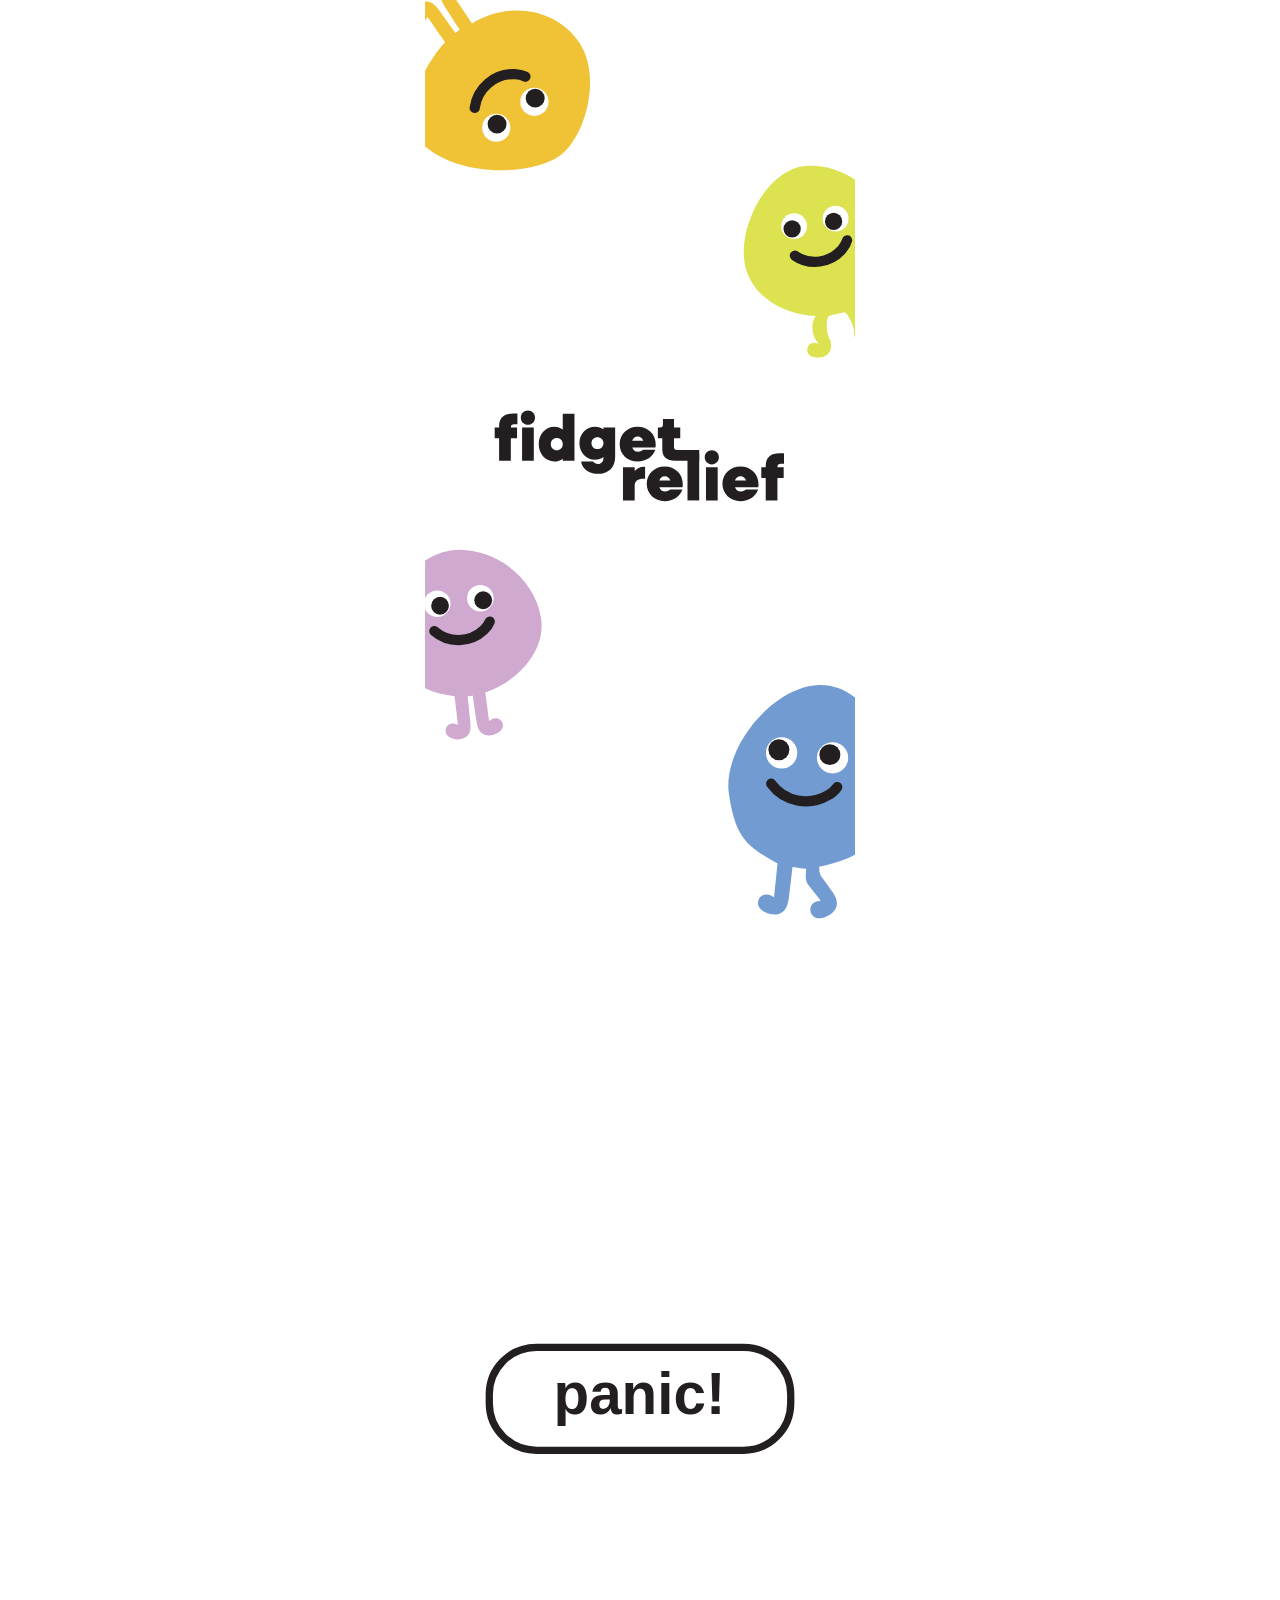
<file: index.html>
<!DOCTYPE html>
<html lang="en">
<head>
  <meta charset="UTF-8">
  <meta name="viewport" content="width=device-width, initial-scale=1">
  <title>fidget relief</title>
  <link rel="icon" type="image/svg+xml" href="icon.svg">
  <link rel="apple-touch-icon" href="appicon.png">
  <link rel="manifest" href="manifest.json">
  <link rel="stylesheet" href="index.css">
</head>
<body>
  <div class="page-container">
    <svg id="Layer_1" data-name="Layer 1" xmlns="http://www.w3.org/2000/svg" xmlns:xlink="http://www.w3.org/1999/xlink" viewBox="0 0 294.77 1278">
  <defs>
    <style>
      .cls-1, .cls-2, .cls-3 {
        fill: none;
      }

      .cls-4, .cls-5 {
        fill: #231f20;
      }

      .cls-6 {
        fill: #cfa9cf;
      }

      .cls-7 {
        fill: #f0c236;
      }

      .cls-8 {
        fill: #719bd1;
      }

      .cls-9 {
        fill: #fff;
      }

      .cls-10 {
        letter-spacing: 0em;
      }

      .cls-11 {
        fill: #dce250;
      }

      .cls-2 {
        stroke-width: 5px;
      }

      .cls-2, .cls-3 {
        stroke: #231f20;
        stroke-miterlimit: 10;
      }

      .cls-3 {
        stroke-linecap: round;
        stroke-width: 7px;
      }

      .cls-5 {
        font-family: NeulisSans-Black, 'Neulis Sans';
        font-size: 44.6px;
        font-weight: 800;
      }

      .cls-12 {
        clip-path: url(#clippath);
      }

      .cls-13 {
        fill: #e97a88;
      }
    </style>
    <clipPath id="clippath">
      <rect class="cls-1" x=".03" y="0" width="294.74" height="1278"/>
    </clipPath>
  </defs>
  <g class="cls-12">
    <g>
      <path class="cls-11" d="M322.16,179.23c-2.56,7.81-7.49,14.73-13.34,20.44-3.01,2.94-6.31,5.59-9.82,7.92-1.22.8-2.46,1.57-3.73,2.3,1.77,1.05,3.34,2.44,4.56,4.09,2.83,3.81,3.67,8.93,2.43,13.51.71-.32,1.23-.94,1.86-1.41,1.56-1.16,3.86-1.23,5.49-.17,1.63,1.07,2.48,3.2,2.03,5.1-.43,1.81-1.88,3.22-3.43,4.24-2.87,1.87-6.76,2.74-9.69.97-2.34-1.4-3.83-3.95-4.29-6.7-.17-1.02.09-1.96-.09-2.95-.76-4.08-2.01-6.94-4.2-10.2-.6-.89-1.35-1.73-2.25-2.3l-.24.06c-1.83.45-3.7.75-5.51,1.2s-3.59.97-5.38,1.4c-.57.94-.85,2.08-.98,3.18-.43,3.91-.19,7.02,1.02,10.98.3.96.97,1.67,1.29,2.65.86,2.65.73,5.6-.69,7.92-1.78,2.93-5.63,3.97-9.04,3.64-1.85-.18-3.78-.75-5.01-2.16-1.28-1.47-1.52-3.75-.57-5.46.95-1.7,3.01-2.7,4.94-2.4.77.12,1.52.44,2.3.39-3.23-3.47-4.86-8.4-4.13-13.09.32-2.01,1.05-3.94,2.1-5.68-1.62-.05-3.24-.2-4.84-.39-4.15-.49-8.26-1.39-12.23-2.7-7.79-2.58-15.14-6.76-20.9-12.65-4.89-5.01-8.47-11.2-10.14-18.01-6.38-25.9,14.1-66.51,40.71-69.17,26.53-2.66,52.46,18.21,61.71,43.94,2.5,6.96,2.35,14.51.05,21.5Z"/>
      <g>
        <g>
          <circle class="cls-9" cx="281.47" cy="149.93" r="8.82"/>
          <circle class="cls-4" cx="280.1" cy="151.82" r="5.92"/>
        </g>
        <g>
          <circle class="cls-9" cx="253.05" cy="155.03" r="8.82"/>
          <circle class="cls-4" cx="251.68" cy="156.92" r="5.92"/>
        </g>
      </g>
      <path class="cls-3" d="M253.53,175.26c4.95,3.38,11.18,4.84,17.12,4.02s11.54-3.92,15.38-8.52c1.48-1.77,2.73-3.79,3.31-6.03"/>
    </g>
    <g>
      <g>
        <path class="cls-4" d="M50.8,300.4h-3.03v-7.32h3.03v-.94c0-5.8,3.21-8.7,9.68-8.7h2.86v7.32h-2.1c-1.61,0-2.41.76-2.41,2.28v.04h4.28v7.32h-4.28v15.44h-8.03v-15.44ZM65.7,286.3c0-2.77,2.1-4.82,4.86-4.82s4.86,2.05,4.86,4.82-2.1,4.82-4.86,4.82-4.86-2.05-4.86-4.82ZM66.55,293.08h8.03v22.75h-8.03v-22.75Z"/>
        <path class="cls-4" d="M77.97,304.46c0-6.78,4.6-11.91,10.75-11.91,2.23,0,4.15.71,5.71,1.96v-10.8h8.03v32.12h-8.03v-1.43c-1.56,1.25-3.48,1.96-5.71,1.96-6.16,0-10.75-5.13-10.75-11.91ZM94.44,304.46c0-2.37-1.74-4.15-4.1-4.15s-4.1,1.78-4.1,4.15,1.74,4.15,4.1,4.15,4.1-1.79,4.1-4.15Z"/>
        <path class="cls-4" d="M105.86,303.83c0-6.42,4.6-11.29,10.75-11.29,2.23,0,4.15.67,5.71,1.87v-1.34h8.03v20.3c0,6.92-4.68,11.47-11.78,11.47-6.02,0-10.71-3.26-11.6-8.48h8.25c.62,1.03,1.96,1.7,3.44,1.7,2.28,0,3.66-1.56,3.66-4.28v-.54c-1.56,1.21-3.48,1.87-5.71,1.87-6.16,0-10.75-4.86-10.75-11.29ZM122.33,303.83c0-2.28-1.74-4.02-4.1-4.02s-4.1,1.74-4.1,4.02,1.74,4.02,4.1,4.02,4.1-1.74,4.1-4.02Z"/>
        <path class="cls-4" d="M133.44,304.46c0-6.78,5.31-11.91,12.36-11.91s12.36,5.09,12.36,12.14c0,.67-.04,1.47-.18,2.05h-15.93c.62,1.87,2.1,2.99,4.06,2.99,1.52,0,2.68-.62,3.35-1.34h8.43c-1.61,4.73-6.29,7.99-12.09,7.99-7.05,0-12.36-5.13-12.36-11.91ZM142.05,302.14h7.58c-.58-1.83-1.96-2.94-3.84-2.94s-3.17,1.12-3.75,2.94Z"/>
        <path class="cls-4" d="M162.67,308.02v-7.63h-3.03v-7.32h1.47c1.34,0,2.01-.67,2.01-2.01v-3.79h7.58v5.8h4.28v7.32h-4.28v6.29c0,1.21.67,1.83,1.96,1.83h15.32v7.32h-16.53c-5.89,0-8.79-2.59-8.79-7.81Z"/>
      </g>
      <g>
        <path class="cls-4" d="M135.71,320.31h8.03v2.63c1.65-1.87,3.75-2.99,6.11-2.99h1.03v8.25h-1.03c-4.06,0-6.11,1.83-6.11,4.68v10.17h-8.03v-22.75Z"/>
        <path class="cls-4" d="M152,331.69c0-6.78,5.31-11.91,12.36-11.91s12.36,5.09,12.36,12.14c0,.67-.04,1.47-.18,2.05h-15.93c.62,1.87,2.1,2.99,4.06,2.99,1.52,0,2.68-.62,3.35-1.34h8.43c-1.61,4.73-6.29,7.99-12.09,7.99-7.05,0-12.36-5.13-12.36-11.91ZM160.61,329.37h7.58c-.58-1.83-1.96-2.94-3.84-2.94s-3.17,1.12-3.75,2.94Z"/>
        <path class="cls-4" d="M179.94,310.94h8.03v32.12h-8.03v-32.12Z"/>
        <path class="cls-4" d="M191.76,313.53c0-2.77,2.1-4.82,4.86-4.82s4.86,2.05,4.86,4.82-2.1,4.82-4.86,4.82-4.86-2.05-4.86-4.82ZM192.61,320.31h8.03v22.75h-8.03v-22.75Z"/>
        <path class="cls-4" d="M203.9,331.69c0-6.78,5.31-11.91,12.36-11.91s12.36,5.09,12.36,12.14c0,.67-.04,1.47-.18,2.05h-15.93c.62,1.87,2.1,2.99,4.06,2.99,1.52,0,2.68-.62,3.35-1.34h8.43c-1.61,4.73-6.29,7.99-12.09,7.99-7.05,0-12.36-5.13-12.36-11.91ZM212.51,329.37h7.58c-.58-1.83-1.96-2.94-3.84-2.94s-3.17,1.12-3.75,2.94Z"/>
        <path class="cls-4" d="M233.57,327.63h-3.03v-7.32h3.03v-.94c0-5.8,3.21-8.7,9.68-8.7h2.86v7.32h-2.1c-1.61,0-2.41.76-2.41,2.28v.04h4.28v7.32h-4.28v15.44h-8.03v-15.44Z"/>
      </g>
    </g>
    <g>
      <path class="cls-6" d="M41.32,474.74c1.14,8.16,2.31,17.16,2.62,19.45.77-.24,1.37-.82,2.07-1.23,1.74-1.01,4.1-.81,5.65.48,1.55,1.29,2.16,3.58,1.48,5.47-.66,1.81-2.31,3.08-4.02,3.94-3.16,1.58-7.26,2.01-10.06-.15-2.7-2.08-3.4-5.79-3.89-9.17-.13-.89-1.42-8.99-2.48-16.67-.45.07-.9.13-1.36.19-.71.09-1.42.17-2.13.22.89,7.71,1.67,15.89,1.77,16.79.36,3.39.62,7.16-1.47,9.85-2.17,2.79-6.24,3.4-9.7,2.67-1.88-.4-3.79-1.22-4.88-2.81-1.14-1.66-1.11-4.03.06-5.67,1.17-1.63,3.41-2.42,5.35-1.88.78.22,1.51.63,2.31.67-.28-2.32-1.41-11.43-2.36-19.66-22.72-2.15-45.98-17.18-48.98-40.76-3.48-27.33,25.09-60,52.71-59.58,27.54.42,50.95,21.14,55.37,45.82,4.24,23.68-16.17,44.47-38.04,52.01Z"/>
      <g>
        <g>
          <circle class="cls-9" cx="8.37" cy="413.83" r="9.11"/>
          <circle class="cls-4" cx="10.31" cy="415.27" r="6.11"/>
        </g>
        <g>
          <circle class="cls-9" cx="37.96" cy="410.07" r="9.11"/>
          <circle class="cls-4" cx="39.89" cy="411.5" r="6.11"/>
        </g>
      </g>
      <path class="cls-3" d="M6.39,432.67c4.68,4.05,10.9,6.29,17.09,6.15,6.19-.14,12.3-2.66,16.79-6.92,1.73-1.64,3.25-3.57,4.11-5.8"/>
    </g>
    <g>
      <path class="cls-7" d="M32.22,16.07C27.39,8.79,21.99.82,20.63-1.22c.78-.35,1.67-.31,2.51-.48,2.09-.42,3.83-2.24,4.15-4.35.32-2.11-.8-4.36-2.67-5.38-1.79-.98-3.99-.82-5.96-.3-3.62.97-7.17,3.51-7.88,7.19-.69,3.55,1.38,6.99,3.35,10.01.53.8,5.19,8.14,9.74,14.98-.41.26-.81.53-1.22.8-.63.43-1.25.87-1.85,1.32-4.71-6.75-9.84-13.79-10.39-14.57C8.31,5.05,5.87,1.87,2.31,1.22-1.38.53-5.04,2.9-7.26,5.92c-1.21,1.64-2.15,3.63-1.9,5.66.27,2.12,1.95,3.98,4.03,4.46,2.08.47,4.41-.48,5.57-2.27.46-.72.75-1.56,1.36-2.16,1.4,2.03,6.91,10.06,11.94,17.27C-2.79,46.55-18.99,83.72.03,100.26c21.69,18.87,64.34,21.14,88.87,8.68,19.57-9.94,33.41-54.59,16.98-79.63C90.79,6.29,57.96,0,32.22,16.07Z"/>
      <g>
        <g>
          <circle class="cls-9" cx="48.86" cy="87.58" r="9.66"/>
          <circle class="cls-4" cx="49.39" cy="85.08" r="6.48"/>
        </g>
        <g>
          <circle class="cls-9" cx="75" cy="69.78" r="9.66"/>
          <circle class="cls-4" cx="75.53" cy="67.28" r="6.48"/>
        </g>
      </g>
      <path class="cls-3" d="M34.05,74.02c.87-6.51,4.23-12.65,9.25-16.89,5.01-4.24,11.63-6.53,18.2-6.31,2.53.09,5.09.55,7.34,1.71"/>
    </g>
    <g>
      <path class="cls-8" d="M305.38,579.06c-6.17,4.84-13.21,8.54-20.57,11.2-3.68,1.33-7.46,2.4-11.3,3.18-1.04.21-2.08.35-3.13.48-.01.33-.03.68-.04.76-.35,2.52.42,5.07,1.95,7.1,3.81,5.06,5.02,6.9,5.57,7.62,2.41,3.21,4.95,6.86,4.45,10.84-.51,4.13-4.25,7.2-8.19,8.54-2.14.72-4.57,1.06-6.62.11-2.15-.99-3.56-3.4-3.36-5.76.2-2.35,1.99-4.5,4.27-5.12.92-.25,1.9-.27,2.74-.72-1.46-1.89-3.72-4.6-8.19-10.37-1.38-1.79-2.08-4.02-1.95-6.27.09-1.74.19-3.47.35-5.21-.11,0-.21.01-.31.02-2.32.06-4.4-.61-6.64-.82-.84-.08-1.68-.18-2.5-.3-.97,9.08-2.2,18.67-2.32,19.73-.46,3.98-1.14,8.38-4.24,10.92-3.22,2.64-8.05,2.29-11.82.54-2.05-.95-4.04-2.38-4.87-4.49-.87-2.2-.23-4.91,1.54-6.49,1.77-1.57,4.54-1.89,6.62-.77.83.45,1.56,1.11,2.48,1.37.28-2.73,1.34-13.48,2.38-23.17-21.03-12.12-28.64-17.09-33.29-47.42-4.87-31.72,30.28-74.44,62.12-75.01,32.4-.57,52.84,41.95,53.11,75.18.12,13.88-7.58,25.97-18.23,34.34Z"/>
      <g>
        <g>
          <circle class="cls-9" cx="279.39" cy="519.47" r="10.72"/>
          <circle class="cls-4" cx="277.54" cy="517.31" r="7.19"/>
        </g>
        <g>
          <circle class="cls-9" cx="244.46" cy="516.12" r="10.72"/>
          <circle class="cls-4" cx="242.61" cy="513.97" r="7.19"/>
        </g>
      </g>
      <path class="cls-3" d="M237.31,537.22c4.32,5.87,10.88,10.04,18.02,11.49,7.14,1.44,14.8.14,21.06-3.59,2.41-1.44,4.65-3.25,6.22-5.59"/>
    </g>
    <g id="red-character" transform="translate(0,644)">
      <path class="cls-13" d="M305.37,602.06c-6.17,4.84-13.21,8.54-20.57,11.2-3.68,1.33-7.46,2.4-11.3,3.18-1.04.21-2.08.35-3.13.48-.01.33-.03.68-.04.76-.35,2.52.42,5.07,1.95,7.1,3.81,5.06,5.02,6.9,5.57,7.62,2.41,3.21,4.95,6.86,4.45,10.84-.51,4.13-4.25,7.2-8.19,8.54-2.14.72-4.57,1.06-6.62.11-2.15-.99-3.56-3.4-3.36-5.76.2-2.35,1.99-4.5,4.27-5.12.92-.25,1.9-.27,2.74-.72-1.46-1.89-3.72-4.6-8.19-10.37-1.38-1.79-2.08-4.02-1.95-6.27.09-1.74.19-3.47.35-5.21-.11,0-.21.01-.31.02-2.32.06-4.4-.61-6.64-.82-.84-.08-1.68-.18-2.5-.3-.97,9.08-2.2,18.67-2.32,19.73-.46,3.98-1.14,8.38-4.24,10.92-3.22,2.64-8.05,2.29-11.82.54-2.05-.95-4.04-2.38-4.87-4.49-.87-2.2-.23-4.91,1.54-6.49,1.77-1.57,4.54-1.89,6.62-.77.83.45,1.56,1.11,2.48,1.37.28-2.73,1.34-13.48,2.38-23.17-21.03-12.12-28.64-17.09-33.29-47.42s30.28-74.44,62.12-75.01c32.4-.57,52.84,41.95,53.11,75.18.12,13.88-7.58,25.97-18.23,34.34Z"/>
      <g>
        <g>
          <circle class="cls-9" cx="279.37" cy="542.47" r="10.72"/>
          <circle class="cls-4" cx="280.76" cy="544.64" r="7.19"/>
        </g>
        <g>
          <circle class="cls-9" cx="244.44" cy="539.12" r="10.72"/>
          <circle class="cls-4" cx="242.59" cy="538.16" r="7.19"/>
        </g>
      </g>
      <path class="cls-3" d="M237.13,563.92c3.73,6.26,7.96,4.82,14.92,6.95,6.97,2.13,14.08-.65,21.31-1.51,3.54-.42,9.68.73,11.47-1.44"/>
      <path class="cls-9" d="M224.89,531.87c-.32.89-.44,1.94.08,2.73.54.82,1.62,1.12,2.61,1.08.43-.01.89-.09,1.23-.35.58-.46.86-.99.97-1.73.27-1.77.08-5.49-.8-6.88-1.7,1.13-3.38,3.22-4.08,5.14Z"/>
      <path class="cls-9" d="M232.65,523.97c-.32.89-.44,1.94.08,2.73.54.82,1.62,1.12,2.61,1.08.43-.01.89-.09,1.23-.35.58-.46.86-.99.97-1.73.27-1.77.08-5.49-.8-6.88-1.7,1.13-3.38,3.22-4.08,5.14Z"/>
    </g>
    <g id="panic-btn-group">
      <rect id="panic-btn-rect" class="cls-2" x="44.07" y="923.6" width="206.64" height="70.6" rx="32.27" ry="32.27"/>
      <text id="panick-text" x="147" y="959" text-anchor="middle" dominant-baseline="middle" font-family="-apple-system, BlinkMacSystemFont, 'Segoe UI', sans-serif" font-size="40" font-weight="800" fill="#231f20" style="pointer-events:none;">panic!</text>
    </g>
  </g>
</svg>
  </div>
  <script src="index.js" defer></script>
</body>
</html>
</file>
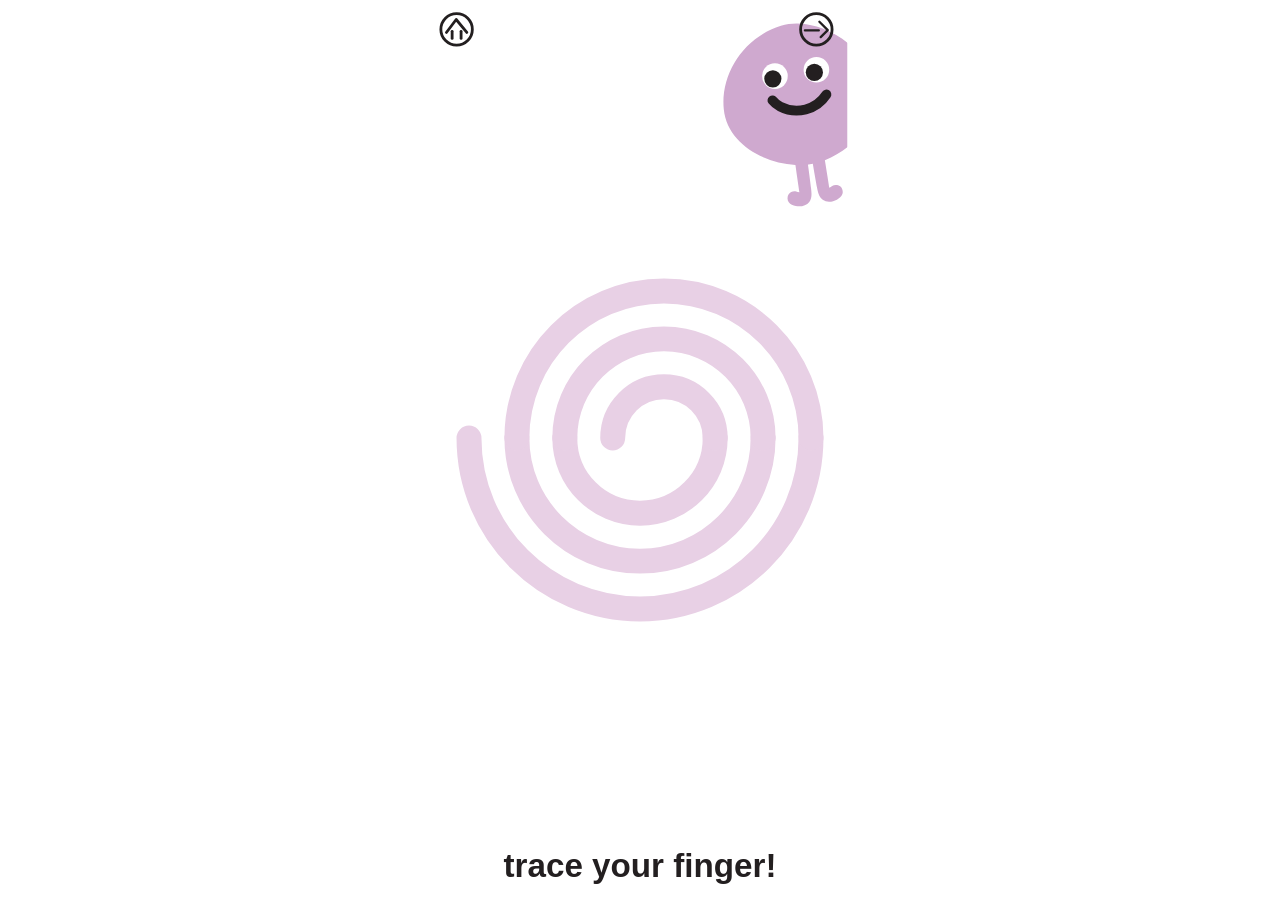
<file: game1.html>
<!DOCTYPE html>
<html lang="en">
<head>
  <meta charset="UTF-8">
  <meta name="viewport" content="width=device-width, initial-scale=1">
  <title>Game 1</title>
  <link rel="icon" type="image/svg+xml" href="icon.svg">
  <link rel="apple-touch-icon" href="appicon.png">
  <link rel="manifest" href="manifest.json">
  <link rel="stylesheet" href="game1.css">
</head>
<body>
  <div class="game-content">
    <svg id="Layer_1" data-name="Layer 1" xmlns="http://www.w3.org/2000/svg" xmlns:xlink="http://www.w3.org/1999/xlink" viewBox="0 0 294.48 639.36">
  <defs>
    <style>
      .g1-cls-1, .g1-cls-2, .g1-cls-3 {
        fill: none;
      }

      .g1-cls-4, .g1-cls-5 {
        fill: #231f20;
      }

      .g1-cls-6 {
        fill: #cfa9cf;
      }

      .g1-cls-7 {
        letter-spacing: 0em;
      }

      .g1-cls-8 {
        fill: #fff;
      }

      .g1-cls-2 {
        stroke: #e8d0e5;
        stroke-width: 17.72px;
      }

      .g1-cls-2, .g1-cls-3 {
        stroke-linecap: round;
        stroke-miterlimit: 10;
      }

      .g1-cls-5 {
        font-family: -apple-system, BlinkMacSystemFont, 'Segoe UI', sans-serif;
        font-size: 23.58px;
        font-weight: 800;
      }

      .g1-cls-9 {
        letter-spacing: -.03em;
      }

      .g1-cls-10 {
        letter-spacing: 0em;
      }

      .g1-cls-3 {
        stroke: #231f20;
        stroke-width: 7px;
      }

      .g1-cls-11 {
        clip-path: url(#g1-clippath);
      }

      .g1-cls-12 {
        letter-spacing: 0em;
      }

      .g1-cls-13 {
        letter-spacing: 0em;
      }
    </style>
    <clipPath id="g1-clippath">
      <rect class="g1-cls-1" x="0" y="0" width="294.48" height="639.36"/>
    </clipPath>
  </defs>
  <g class="g1-cls-11">
    <g>
      <path class="g1-cls-2" d="M268.72,311.17c0,67.09-54.39,121.48-121.48,121.48s-121.48-54.39-121.48-121.48"/>
      <path class="g1-cls-2" d="M234.69,311.17c0,48.3-39.15,87.45-87.45,87.45s-87.45-39.15-87.45-87.45"/>
      <path class="g1-cls-2" d="M200.66,311.17c0,29.5-23.92,53.42-53.42,53.42s-53.42-23.92-53.42-53.42"/>
      <path class="g1-cls-2" d="M59.79,311.17c0-57.7,46.77-104.47,104.47-104.47,57.7,0,104.47,46.77,104.47,104.47"/>
      <path class="g1-cls-2" d="M93.82,311.17c0-38.9,31.53-70.44,70.44-70.44,38.9,0,70.44,31.53,70.44,70.44"/>
      <path class="g1-cls-2" d="M127.85,311.17c0-20.11,16.3-36.4,36.4-36.4,20.11,0,36.4,16.3,36.4,36.4"/>
    </g>
    <text class="g1-cls-5" transform="translate(147.24 623.01)" text-anchor="middle">trace your finger!</text>
    <g>
      <path class="g1-cls-6" d="M257.65,117.18c1.15,8.16,2.5,17.14,2.83,19.42-.81-.02-1.55-.41-2.33-.61-1.95-.49-4.17.35-5.3,2.01-1.13,1.67-1.09,4.04.08,5.67,1.13,1.56,3.06,2.33,4.95,2.68,3.48.65,7.53-.07,9.63-2.91,2.03-2.74,1.67-6.5,1.22-9.88-.12-.9-1.11-9.03-2.2-16.71.45-.05.91-.12,1.36-.19.71-.11,1.41-.23,2.11-.37,1.26,7.66,2.77,15.74,2.92,16.63.58,3.36,1.37,7.06,4.13,9.06,2.86,2.09,6.94,1.55,10.06-.11,1.69-.91,3.31-2.22,3.92-4.04.64-1.91-.04-4.18-1.62-5.43-1.58-1.25-3.94-1.39-5.66-.33-.69.42-1.27,1.02-2.04,1.28-.37-2.3-1.78-11.37-3.14-19.55,21.25-8.32,39.48-29.16,35.88-52.67-4.18-27.23-40.63-50.78-67.07-42.78-26.37,7.98-43.17,34.34-40.62,59.29,2.44,23.93,27.78,38.31,50.88,39.54Z"/>
      <g>
        <g>
          <circle class="g1-cls-8" cx="272.57" cy="49.55" r="9.11"/>
          <circle class="g1-cls-4" cx="271.1" cy="51.46" r="6.11"/>
        </g>
        <g>
          <circle class="g1-cls-8" cx="243.09" cy="54.07" r="9.11"/>
          <circle class="g1-cls-4" cx="241.62" cy="55.98" r="6.11"/>
        </g>
      </g>
      <path class="g1-cls-3" d="M279.66,67.12c-3.39,5.19-8.75,9.05-14.74,10.62-5.99,1.57-12.56.83-18.05-2.03-2.12-1.1-4.11-2.54-5.55-4.44"/>
    </g>
  </g>
      <!-- ── NAV BUTTONS ── -->
      <a href="index.html" class="nav-btn">
        <circle class="nav-circle" cx="16.96" cy="20.9" r="16"/>
        <circle class="nav-stroke" cx="16.96" cy="20.9" r="11.18"/>
        <polyline class="nav-stroke" points="9.71 23.07 16.66 13.85 24.21 23.07"/>
        <line class="nav-stroke" x1="13.78" y1="22.25" x2="13.78" y2="27.3"/>
        <line class="nav-stroke" x1="20.14" y1="22.25" x2="20.14" y2="27.3"/>
      </a>
      <a class="nav-btn" href="" id="nav-refresh">
        <circle class="nav-circle" cx="272.51" cy="20.9" r="16"/>
        <circle class="nav-stroke" cx="272.51" cy="20.9" r="11.18"/>
        <line class="nav-icon" x1="264.39" y1="21.59" x2="274.26" y2="21.59"/>
        <polyline class="nav-icon" points="274.67 15.41 280.63 21.37 275.61 26.38"/>
      </a>
</svg>
  </div>
  <script src="game1.js" defer></script>
  <script>
  (function() {
    var btn = document.getElementById('nav-refresh');
    if (!btn) return;
    btn.addEventListener('click', function(e) {
      e.preventDefault();
      var all = [1,2,3,4,5,6,7];
      var m = location.pathname.match(/game(\d+)/);
      var cur = m ? parseInt(m[1]) : 0;
      var choices = all.filter(function(n) { return n !== cur; });
      location.href = 'game' + choices[Math.floor(Math.random() * choices.length)] + '.html';
    });
  })();
  </script>
</body>
</html>
</file>
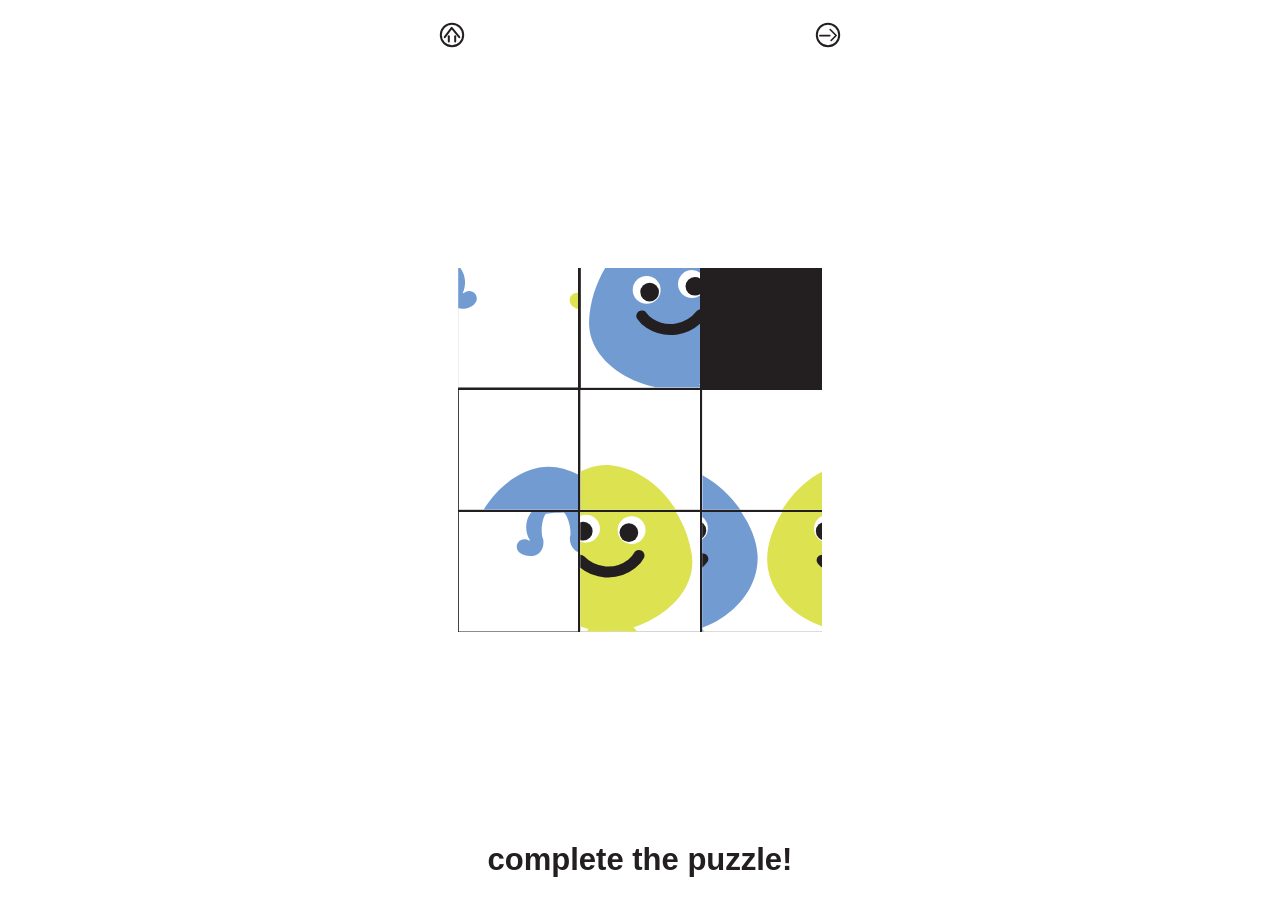
<file: game2.html>
<!DOCTYPE html>
<html lang="en">
<head>
  <meta charset="UTF-8">
  <meta name="viewport" content="width=device-width, initial-scale=1">
  <title>Game 2</title>
  <link rel="icon" type="image/svg+xml" href="icon.svg">
  <link rel="apple-touch-icon" href="appicon.png">
  <link rel="manifest" href="manifest.json">
  <link rel="stylesheet" href="game2.css">
</head>
<body>
  <div class="game-wrapper">
    <a href="index.html" class="nav-home-btn nav-btn-html">
      <svg viewBox="0 0 33.92 41.8" xmlns="http://www.w3.org/2000/svg" width="34" height="42">
        <circle cx="16.96" cy="20.9" r="11.18" fill="none" stroke="#231f20" stroke-width="2" stroke-linecap="round" stroke-linejoin="round"/>
        <polyline points="9.71 23.07 16.66 13.85 24.21 23.07" fill="none" stroke="#231f20" stroke-width="2" stroke-linecap="round" stroke-linejoin="round"/>
        <line x1="13.78" y1="22.25" x2="13.78" y2="27.3" fill="none" stroke="#231f20" stroke-width="2" stroke-linecap="round" stroke-linejoin="round"/>
        <line x1="20.14" y1="22.25" x2="20.14" y2="27.3" fill="none" stroke="#231f20" stroke-width="2" stroke-linecap="round" stroke-linejoin="round"/>
      </svg>
    </a>
    <button class="nav-refresh-btn nav-btn-html" id="nav-refresh">
      <svg viewBox="0 0 33.92 41.8" xmlns="http://www.w3.org/2000/svg" width="34" height="42">
        <circle cx="16.96" cy="20.9" r="11.18" fill="none" stroke="#231f20" stroke-width="2" stroke-linecap="round" stroke-miterlimit="10"/>
        <line x1="8.84" y1="21.59" x2="18.71" y2="21.59" fill="none" stroke="#231f20" stroke-width="1.63" stroke-linecap="round" stroke-linejoin="round"/>
        <polyline points="19.12 15.41 25.08 21.37 20.06 26.38" fill="none" stroke="#231f20" stroke-width="1.63" stroke-linecap="round" stroke-linejoin="round"/>
      </svg>
    </button>
    <div class="puzzle-container" id="puzzle-container"></div>
    <p class="instruction">complete the puzzle!</p>
    <p class="complete-msg" id="complete-msg">you did it!</p>
  </div>
  <script src="game2.js"></script>
  <script>
  (function() {
    var btn = document.getElementById('nav-refresh');
    if (!btn) return;
    btn.addEventListener('click', function(e) {
      e.preventDefault();
      var all = [1,2,3,4,5,6,7];
      var m = location.pathname.match(/game(\d+)/);
      var cur = m ? parseInt(m[1]) : 0;
      var choices = all.filter(function(n) { return n !== cur; });
      location.href = 'game' + choices[Math.floor(Math.random() * choices.length)] + '.html';
    });
  })();
  </script>
</body>
</html>
</file>
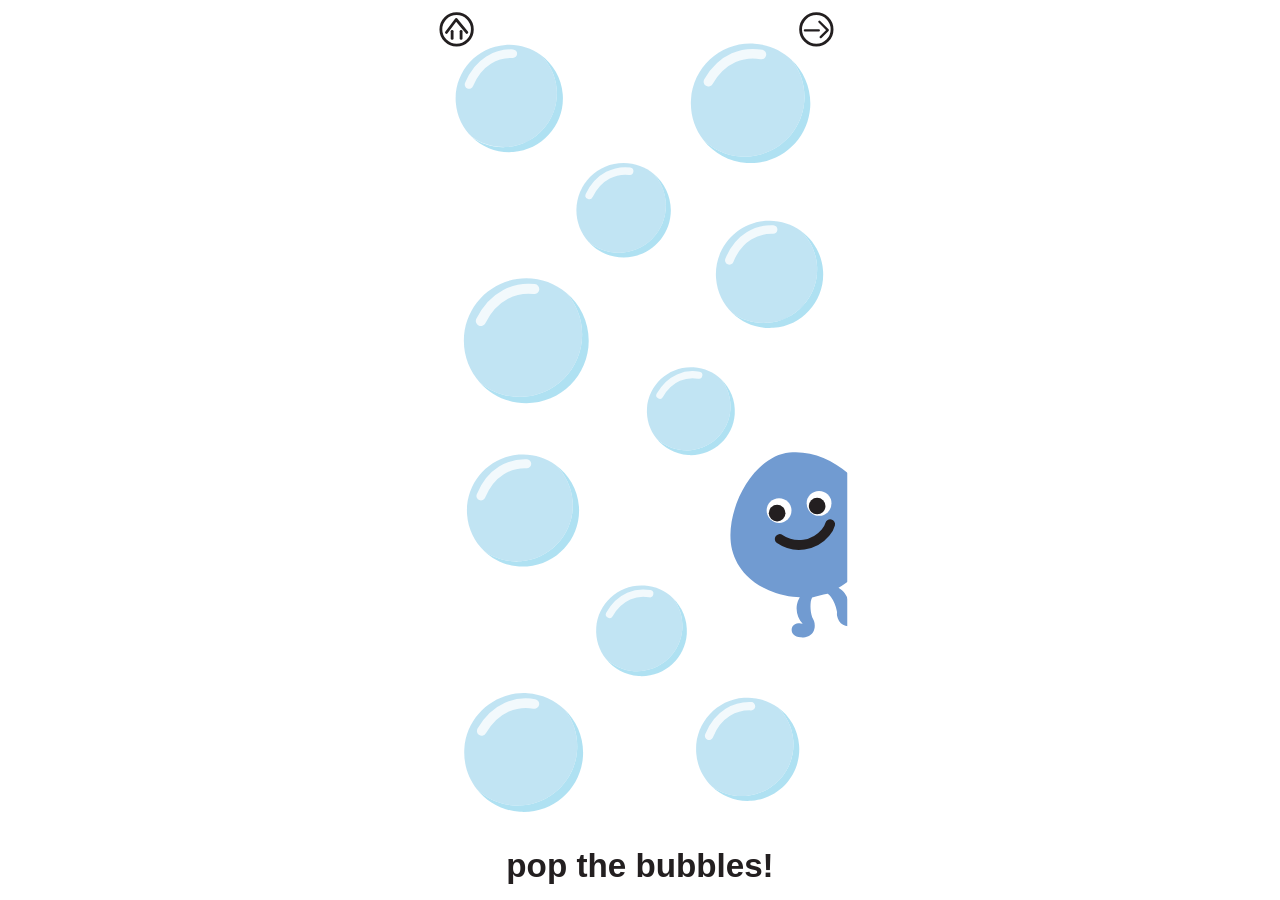
<file: game3.html>
<!DOCTYPE html>
<html lang="en">
<head>
  <meta charset="UTF-8">
  <meta name="viewport" content="width=device-width, initial-scale=1">
  <title>Game 3</title>
  <link rel="icon" type="image/svg+xml" href="icon.svg">
  <link rel="apple-touch-icon" href="appicon.png">
  <link rel="manifest" href="manifest.json">
  <link rel="stylesheet" href="game3.css">
</head>
<body>
  <div class="game-content">
    <svg id="Layer_1" data-name="Layer 1" xmlns="http://www.w3.org/2000/svg" xmlns:xlink="http://www.w3.org/1999/xlink" viewBox="0 0 294.48 639.36">
  <defs>
    <style>
      .g3-cls-1, .g3-cls-2, .g3-cls-3, .g3-cls-4, .g3-cls-5, .g3-cls-6, .g3-cls-7, .g3-cls-8, .g3-cls-9, .g3-cls-10, .g3-cls-11 {
        fill: none;
      }

      .g3-cls-2 {
        stroke-width: 5.89px;
      }

      .g3-cls-2, .g3-cls-3, .g3-cls-4, .g3-cls-5, .g3-cls-6, .g3-cls-7, .g3-cls-8, .g3-cls-9, .g3-cls-10 {
        stroke: #fff;
      }

      .g3-cls-2, .g3-cls-3, .g3-cls-4, .g3-cls-5, .g3-cls-6, .g3-cls-7, .g3-cls-8, .g3-cls-9, .g3-cls-10, .g3-cls-12, .g3-cls-13 {
        opacity: .8;
      }

      .g3-cls-2, .g3-cls-3, .g3-cls-4, .g3-cls-5, .g3-cls-6, .g3-cls-7, .g3-cls-8, .g3-cls-9, .g3-cls-10, .g3-cls-11 {
        stroke-linecap: round;
        stroke-miterlimit: 10;
      }

      .g3-cls-3 {
        stroke-width: 6.12px;
      }

      .g3-cls-4 {
        stroke-width: 6.4px;
      }

      .g3-cls-5 {
        stroke-width: 6.82px;
      }

      .g3-cls-6 {
        stroke-width: 5.02px;
      }

      .g3-cls-7 {
        stroke-width: 5.18px;
      }

      .g3-cls-8 {
        stroke-width: 5.39px;
      }

      .g3-cls-9 {
        stroke-width: 6.79px;
      }

      .g3-cls-10 {
        stroke-width: 7.13px;
      }

      .g3-cls-14, .g3-cls-15 {
        fill: #231f20;
      }

      .g3-cls-12 {
        fill: #9bdaef;
      }

      .g3-cls-16 {
        fill: #719bd1;
      }

      .g3-cls-17 {
        fill: #fff;
      }

      .g3-cls-13 {
        fill: #b2def1;
      }

      .g3-cls-15 {
        font-family: -apple-system, BlinkMacSystemFont, 'Segoe UI', sans-serif;
        font-size: 23.58px;
        font-weight: 800;
      }

      .g3-cls-11 {
        stroke: #231f20;
        stroke-width: 7px;
      }

      .g3-cls-18 {
        clip-path: url(#g3-clippath);
      }

      .g3-cls-19 {
        letter-spacing: 0em;
      }
    </style>
    <clipPath id="g3-clippath">
      <rect class="g3-cls-1" x="0" width="294.48" height="639.36"/>
    </clipPath>
  </defs>
  <g class="g3-cls-18">
    <g>
      <path class="g3-cls-16" d="M315.13,386.88c-2.56,7.81-7.49,14.73-13.34,20.44-3.01,2.94-6.31,5.59-9.82,7.92-1.22.8-2.46,1.57-3.73,2.3,1.77,1.05,3.34,2.44,4.56,4.09,2.83,3.81,3.67,8.93,2.43,13.51.71-.32,1.23-.94,1.86-1.41,1.56-1.16,3.86-1.23,5.49-.17,1.63,1.07,2.48,3.2,2.03,5.1-.43,1.81-1.88,3.22-3.43,4.24-2.87,1.87-6.76,2.74-9.69.97-2.34-1.4-3.83-3.95-4.29-6.7-.17-1.02.09-1.96-.09-2.95-.76-4.08-2.01-6.94-4.2-10.2-.6-.89-1.35-1.73-2.25-2.3l-.24.06c-1.83.45-3.7.75-5.51,1.2s-3.59.97-5.38,1.4c-.57.94-.85,2.08-.98,3.18-.43,3.91-.19,7.02,1.02,10.98.3.96.97,1.67,1.29,2.65.86,2.65.73,5.6-.69,7.92-1.78,2.93-5.63,3.97-9.04,3.64-1.85-.18-3.78-.75-5.01-2.16-1.28-1.47-1.52-3.75-.57-5.46.95-1.7,3.01-2.7,4.94-2.4.77.12,1.52.44,2.3.39-3.23-3.47-4.86-8.4-4.13-13.09.32-2.01,1.05-3.94,2.1-5.68-1.62-.05-3.24-.2-4.84-.39-4.15-.49-8.26-1.39-12.23-2.7-7.79-2.58-15.14-6.76-20.9-12.65-4.89-5.01-8.47-11.2-10.14-18.01-6.38-25.9,14.1-66.51,40.71-69.17,26.53-2.66,52.46,18.21,61.71,43.94,2.5,6.96,2.35,14.51.05,21.5Z"/>
      <g>
        <g>
          <circle class="g3-cls-17" cx="274.45" cy="357.59" r="8.82"/>
          <circle class="g3-cls-14" cx="273.08" cy="359.48" r="5.92"/>
        </g>
        <g>
          <circle class="g3-cls-17" cx="246.03" cy="362.69" r="8.82"/>
          <circle class="g3-cls-14" cx="244.65" cy="364.58" r="5.92"/>
        </g>
      </g>
      <path class="g3-cls-11" d="M246.51,382.92c4.95,3.38,11.18,4.84,17.12,4.02s11.54-3.92,15.38-8.52c1.48-1.77,2.73-3.79,3.31-6.03"/>
    </g>
    <g class="bubble">
      <path class="g3-cls-12" d="M76.52,38.97c6.52,6.28,10.85,14.89,11.57,24.63,1.56,20.99-14.2,39.26-35.19,40.82-9.25.69-17.97-1.99-24.97-7,7.53,7.25,18,11.39,29.25,10.56,20.99-1.56,36.74-19.83,35.19-40.82-.87-11.74-6.97-21.83-15.85-28.19Z"/>
      <path class="g3-cls-13" d="M88.1,63.59c-.72-9.74-5.05-18.35-11.57-24.63-7-5.01-15.72-7.69-24.97-7-20.99,1.56-36.74,19.83-35.19,40.82.72,9.74,5.05,18.35,11.57,24.63,7,5.01,15.72,7.69,24.97,7,20.99-1.56,36.74-19.83,35.19-40.82Z"/>
      <path class="g3-cls-3" d="M25.82,60c6.79-16.71,19.88-22.27,31.06-21.85"/>
    </g>
    <g class="bubble">
      <path class="g3-cls-12" d="M255.03,42.63c6.23,7.93,9.67,18.09,8.96,28.95-1.52,23.39-21.72,41.11-45.1,39.59-10.31-.67-19.51-4.97-26.46-11.57,7.19,9.16,18.09,15.34,30.62,16.16,23.39,1.52,43.58-16.2,45.1-39.59.85-13.08-4.32-25.16-13.13-33.53Z"/>
      <path class="g3-cls-13" d="M263.99,71.57c.71-10.85-2.74-21.01-8.96-28.95-6.94-6.6-16.15-10.9-26.46-11.57-23.39-1.52-43.58,16.2-45.1,39.59-.71,10.85,2.74,21.01,8.96,28.95,6.94,6.6,16.15,10.9,26.46,11.57,23.39,1.52,43.58-16.2,45.1-39.59Z"/>
      <path class="g3-cls-5" d="M195.87,58c10.06-17.38,25.37-21.49,37.63-19.3"/>
    </g>
    <g class="bubble">
      <path class="g3-cls-12" d="M94.84,208c7.03,7.85,11.31,18.21,11.31,29.58,0,24.5-19.86,44.35-44.35,44.35-10.8,0-20.69-3.86-28.38-10.27,8.12,9.06,19.91,14.77,33.04,14.77,24.5,0,44.35-19.86,44.35-44.35,0-13.7-6.21-25.95-15.97-34.08Z"/>
      <path class="g3-cls-13" d="M106.15,237.58c0-11.37-4.28-21.73-11.31-29.58-7.69-6.41-17.58-10.27-28.38-10.27-24.5,0-44.35,19.86-44.35,44.35,0,11.37,4.28,21.73,11.31,29.58,7.69,6.41,17.58,10.27,28.38,10.27,24.5,0,44.35-19.86,44.35-44.35Z"/>
      <path class="g3-cls-10" d="M34.18,228.05c9.31-18.81,25-24.14,37.94-22.69"/>
    </g>
    <g class="bubble">
      <path class="g3-cls-12" d="M157.06,123.61c5.32,5.94,8.56,13.77,8.56,22.37,0,18.53-15.02,33.54-33.54,33.54-8.17,0-15.65-2.92-21.46-7.77,6.14,6.86,15.06,11.17,24.99,11.17,18.53,0,33.54-15.02,33.54-33.54,0-10.36-4.7-19.62-12.08-25.77Z"/>
      <path class="g3-cls-13" d="M165.62,145.98c0-8.6-3.24-16.44-8.56-22.37-5.82-4.85-13.3-7.77-21.46-7.77-18.53,0-33.54,15.02-33.54,33.54,0,8.6,3.24,16.44,8.56,22.37,5.82,4.85,13.3,7.77,21.46,7.77,18.53,0,33.54-15.02,33.54-33.54Z"/>
      <path class="g3-cls-8" d="M111.19,138.77c7.04-14.23,18.9-18.26,28.69-17.16"/>
    </g>
    <g class="bubble">
      <path class="g3-cls-12" d="M261.42,163.89c6.52,6.28,10.85,14.89,11.57,24.63,1.56,20.99-14.2,39.26-35.19,40.82-9.25.69-17.97-1.99-24.97-7,7.53,7.25,18,11.39,29.25,10.56,20.99-1.56,36.74-19.83,35.19-40.82-.87-11.74-6.97-21.83-15.85-28.19Z"/>
      <path class="g3-cls-13" d="M272.99,188.52c-.72-9.74-5.05-18.35-11.57-24.63-7-5.01-15.72-7.69-24.97-7-20.99,1.56-36.74,19.83-35.19,40.82.72,9.74,5.05,18.35,11.57,24.63,7,5.01,15.72,7.69,24.97,7,20.99-1.56,36.74-19.83,35.19-40.82Z"/>
      <path class="g3-cls-3" d="M210.72,184.92c6.79-16.71,19.88-22.27,31.06-21.85"/>
    </g>
    <g class="bubble">
      <path class="g3-cls-12" d="M87.29,330.28c6.82,6.56,11.34,15.56,12.1,25.74,1.63,21.94-14.84,41.04-36.78,42.67-9.67.72-18.79-2.08-26.1-7.32,7.88,7.58,18.81,11.91,30.57,11.04,21.94-1.63,38.41-20.73,36.78-42.67-.91-12.27-7.29-22.82-16.57-29.46Z"/>
      <path class="g3-cls-13" d="M99.38,356.02c-.75-10.18-5.28-19.18-12.1-25.74-7.31-5.23-16.43-8.03-26.1-7.32-21.94,1.63-38.41,20.73-36.78,42.67.75,10.18,5.28,19.18,12.1,25.74,7.31,5.23,16.43,8.03,26.1,7.32,21.94-1.63,38.41-20.73,36.78-42.67Z"/>
      <path class="g3-cls-4" d="M34.29,352.27c7.09-17.47,20.79-23.28,32.47-22.84"/>
    </g>
    <g class="bubble">
      <path class="g3-cls-12" d="M204.89,269.46c4.58,5.84,7.12,13.32,6.6,21.31-1.12,17.22-15.99,30.27-33.21,29.15-7.59-.49-14.37-3.66-19.48-8.52,5.29,6.74,13.32,11.3,22.55,11.9,17.22,1.12,32.09-11.93,33.21-29.15.63-9.63-3.18-18.52-9.67-24.69Z"/>
      <path class="g3-cls-13" d="M211.49,290.77c.52-7.99-2.01-15.47-6.6-21.31-5.11-4.86-11.89-8.03-19.48-8.52-17.22-1.12-32.09,11.93-33.21,29.15-.52,7.99,2.01,15.47,6.6,21.31,5.11,4.86,11.89,8.03,19.48,8.52,17.22,1.12,32.09-11.93,33.21-29.15Z"/>
      <path class="g3-cls-6" d="M161.33,280.77c7.41-12.8,18.68-15.82,27.71-14.21"/>
    </g>
    <g class="bubble">
      <path class="g3-cls-12" d="M93.66,503.98c6.19,7.89,9.62,18,8.92,28.8-1.52,23.27-21.61,40.9-44.88,39.39-10.26-.67-19.41-4.95-26.32-11.52,7.15,9.11,18,15.27,30.47,16.08,23.27,1.52,43.36-16.12,44.88-39.39.85-13.01-4.3-25.03-13.06-33.36Z"/>
      <path class="g3-cls-13" d="M102.57,532.78c.7-10.8-2.72-20.91-8.92-28.8-6.91-6.57-16.07-10.85-26.32-11.52-23.27-1.52-43.36,16.12-44.88,39.39-.7,10.8,2.72,20.91,8.92,28.8,6.91,6.57,16.07,10.85,26.32,11.52,23.27,1.52,43.36-16.12,44.88-39.39Z"/>
      <path class="g3-cls-9" d="M34.79,519.27c10.01-17.29,25.24-21.38,37.44-19.2"/>
    </g>
    <g class="bubble">
      <path class="g3-cls-12" d="M170.52,424.75c4.73,6.03,7.35,13.75,6.81,21.99-1.16,17.77-16.5,31.23-34.27,30.08-7.83-.51-14.82-3.78-20.1-8.79,5.46,6.96,13.74,11.66,23.27,12.28,17.77,1.16,33.11-12.31,34.27-30.08.65-9.94-3.28-19.11-9.98-25.48Z"/>
      <path class="g3-cls-13" d="M177.33,446.74c.54-8.25-2.08-15.97-6.81-21.99-5.28-5.01-12.27-8.28-20.1-8.79-17.77-1.16-33.11,12.31-34.27,30.08-.54,8.25,2.08,15.97,6.81,21.99,5.28,5.01,12.27,8.28,20.1,8.79,17.77,1.16,33.11-12.31,34.27-30.08Z"/>
      <path class="g3-cls-7" d="M125.57,436.42c7.65-13.21,19.27-16.33,28.59-14.66"/>
    </g>
    <g class="bubble">
      <path class="g3-cls-12" d="M245.04,502.5c6.27,6.04,10.43,14.32,11.13,23.68,1.5,20.18-13.65,37.76-33.84,39.26-8.9.66-17.28-1.92-24.01-6.73,7.25,6.97,17.31,10.96,28.13,10.15,20.18-1.5,35.33-19.07,33.84-39.26-.84-11.29-6.7-21-15.24-27.11Z"/>
      <path class="g3-cls-13" d="M256.17,526.18c-.69-9.37-4.86-17.65-11.13-23.68-6.73-4.81-15.12-7.39-24.01-6.73-20.18,1.5-35.33,19.07-33.84,39.26.69,9.37,4.86,17.65,11.13,23.68,6.73,4.81,15.12,7.39,24.01,6.73,20.18-1.5,35.33-19.07,33.84-39.26Z"/>
      <path class="g3-cls-2" d="M196.28,522.73c6.53-16.07,19.12-21.42,29.87-21.01"/>
    </g>
    <text class="g3-cls-15" transform="translate(147.24 623.01)" text-anchor="middle">pop the bubbles!</text>
  </g>
      <!-- ── NAV BUTTONS ── -->
      <a href="index.html" class="nav-btn">
        <circle class="nav-circle" cx="16.96" cy="20.9" r="16"/>
        <circle class="nav-stroke" cx="16.96" cy="20.9" r="11.18"/>
        <polyline class="nav-stroke" points="9.71 23.07 16.66 13.85 24.21 23.07"/>
        <line class="nav-stroke" x1="13.78" y1="22.25" x2="13.78" y2="27.3"/>
        <line class="nav-stroke" x1="20.14" y1="22.25" x2="20.14" y2="27.3"/>
      </a>
      <a class="nav-btn" href="" id="nav-refresh">
        <circle class="nav-circle" cx="272.51" cy="20.9" r="16"/>
        <circle class="nav-stroke" cx="272.51" cy="20.9" r="11.18"/>
        <line class="nav-icon" x1="264.39" y1="21.59" x2="274.26" y2="21.59"/>
        <polyline class="nav-icon" points="274.67 15.41 280.63 21.37 275.61 26.38"/>
      </a>
</svg>
  </div>
  <script src="game3.js" defer></script>
  <script>
  (function() {
    var btn = document.getElementById('nav-refresh');
    if (!btn) return;
    btn.addEventListener('click', function(e) {
      e.preventDefault();
      var all = [1,2,3,4,5,6,7];
      var m = location.pathname.match(/game(\d+)/);
      var cur = m ? parseInt(m[1]) : 0;
      var choices = all.filter(function(n) { return n !== cur; });
      location.href = 'game' + choices[Math.floor(Math.random() * choices.length)] + '.html';
    });
  })();
  </script>
</body>
</html>
</file>
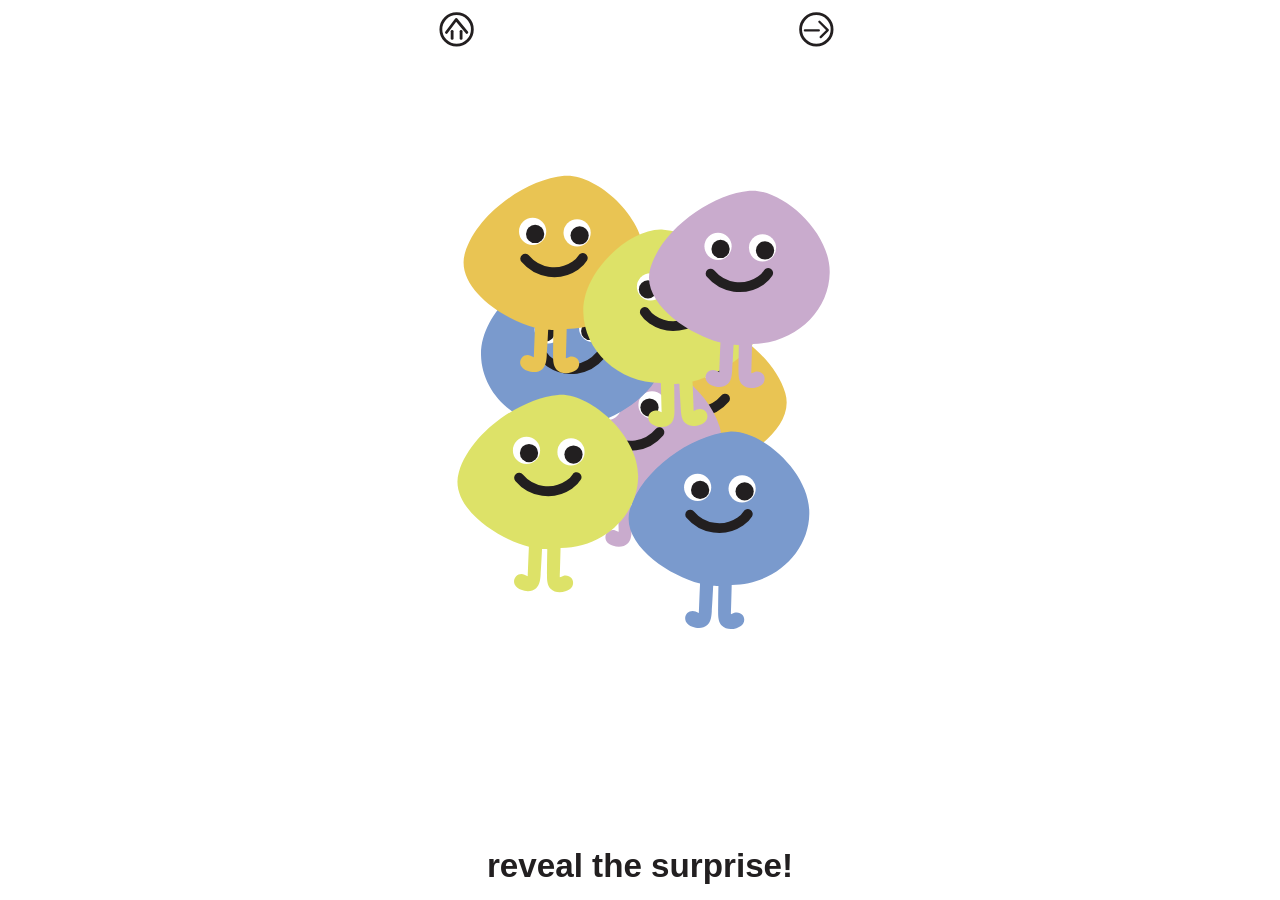
<file: game4.html>
<!DOCTYPE html>
<html lang="en">
<head>
  <meta charset="UTF-8">
  <meta name="viewport" content="width=device-width, initial-scale=1">
  <title>Game 4</title>
  <link rel="icon" type="image/svg+xml" href="icon.svg">
  <link rel="apple-touch-icon" href="appicon.png">
  <link rel="manifest" href="manifest.json">
  <link rel="stylesheet" href="game4.css">
</head>
<body>
  <div class="game-content">
    <svg id="g4-svg" data-name="Layer 1" xmlns="http://www.w3.org/2000/svg" viewBox="0 0 294.48 639.36">
  <defs>
    <style>
      .g4-cls-1 {
        fill: #7a9acd;
      }

      .g4-cls-2 {
        stroke: #efd565;
      }

      .g4-cls-2, .g4-cls-3, .g4-cls-4, .g4-cls-5, .g4-cls-6, .g4-cls-7, .g4-cls-8 {
        fill: none;
        stroke-miterlimit: 10;
      }

      .g4-cls-2, .g4-cls-3, .g4-cls-4, .g4-cls-6, .g4-cls-7, .g4-cls-8 {
        stroke-width: 5.63px;
      }

      .g4-cls-9 {
        fill: #e9c453;
      }

      .g4-cls-3 {
        stroke: #e06c5d;
      }

      .g4-cls-10, .g4-cls-11 {
        fill: #221f20;
      }

      .g4-cls-12 {
        fill: #fff;
      }

      .g4-cls-4 {
        stroke: #b0d076;
      }

      .g4-cls-13 {
        fill: #c9abcd;
      }

      .g4-cls-5 {
        stroke: #221f20;
        stroke-linecap: round;
        stroke-width: 7px;
      }

      .g4-cls-6 {
        stroke: #c19ac3;
      }

      .g4-cls-7 {
        stroke: #a2b8dd;
      }

      .g4-cls-14 {
        letter-spacing: -.03em;
      }

      .g4-cls-15 {
        letter-spacing: 0em;
      }

      .g4-cls-8 {
        stroke: #edaa67;
      }

      .g4-cls-16 {
        fill: #dde268;
      }

      .g4-cls-17 {
        letter-spacing: 0em;
      }

      .g4-cls-11 {
        font-family: -apple-system, BlinkMacSystemFont, 'Segoe UI', sans-serif;
        font-size: 23.58px;
        font-weight: 800;
      }

      .g4-cls-18 {
        letter-spacing: 0em;
      }
    </style>
  </defs>
  <text class="g4-cls-11" transform="translate(147.24 623.01)" text-anchor="middle" pointer-events="none">reveal the surprise!</text>
  <g id="g4-rainbow" pointer-events="none">
    <path class="g4-cls-3" d="M76.46,360.8c0-45.42,31.69-82.24,70.78-82.24s70.78,36.82,70.78,82.24"/>
    <path class="g4-cls-8" d="M84.51,360.8c0-40.25,28.08-72.88,62.73-72.88s62.73,32.63,62.73,72.88"/>
    <path class="g4-cls-2" d="M92.57,360.8c0-35.08,24.48-63.52,54.67-63.52s54.67,28.44,54.67,63.52"/>
    <path class="g4-cls-4" d="M100.63,360.8c0-29.91,20.87-54.16,46.61-54.16s46.61,24.25,46.61,54.16"/>
    <path class="g4-cls-7" d="M108.68,360.8c0-24.74,17.26-44.8,38.56-44.8s38.56,20.06,38.56,44.8"/>
    <path class="g4-cls-6" d="M116.74,360.8c0-19.57,13.66-35.44,30.5-35.44s30.5,15.87,30.5,35.44"/>
  </g>
  <g id="g4-char-1" class="g4-char">
    <path class="g4-cls-9" d="M178.19,333.15c.18,8.73.48,18.35.55,20.8-.85-.12-1.58-.63-2.38-.94-1.99-.76-4.43-.15-5.83,1.46-1.4,1.61-1.66,4.11-.62,5.98.99,1.78,2.93,2.83,4.88,3.45,3.58,1.12,7.94.87,10.51-1.86,2.48-2.63,2.57-6.64,2.53-10.25-.02-.96-.03-9.65-.22-17.87.48,0,.97-.01,1.46-.03.76-.03,1.52-.07,2.27-.13.37,8.22.94,16.92.98,17.87.19,3.61.56,7.6,3.21,10.06,2.75,2.55,7.11,2.51,10.61,1.15,1.9-.74,3.76-1.92,4.63-3.76.91-1.93.48-4.41-1.02-5.92-1.5-1.51-3.98-1.96-5.92-1.06-.77.36-1.47.91-2.31,1.09-.1-2.47-.45-12.2-.85-20.98,23.42-6.09,56.99-28.82,49.77-52.98-8.23-27.55-43.05-52.28-70.44-54.88-21.85-2.08-57.43,28.25-56.95,58.19.44,27.53,24.81,50.41,55.16,50.6Z"/>
    <g>
      <g>
        <circle class="g4-cls-12" cx="202.39" cy="263.82" r="9.66"/>
        <circle class="g4-cls-10" cx="200.6" cy="265.65" r="6.48"/>
      </g>
      <g>
        <circle class="g4-cls-12" cx="170.78" cy="264.88" r="9.66"/>
        <circle class="g4-cls-10" cx="169" cy="266.71" r="6.48"/>
      </g>
    </g>
    <path class="g4-cls-5" d="M207.65,283.2c-4.22,5.03-10.34,8.43-16.85,9.33-6.5.9-13.32-.7-18.75-4.41-2.09-1.43-4-3.19-5.28-5.37"/>
  </g>
  <g id="g4-char-2" class="g4-char">
    <path class="g4-cls-13" d="M131.58,357.02c.18,8.73.48,18.35.55,20.8-.85-.12-1.58-.63-2.38-.94-1.99-.76-4.43-.15-5.83,1.46-1.4,1.61-1.66,4.11-.62,5.98.99,1.78,2.93,2.83,4.88,3.45,3.58,1.12,7.94.87,10.51-1.86,2.48-2.63,2.57-6.64,2.53-10.25-.02-.96-.03-9.65-.22-17.87.48,0,.97-.01,1.46-.03.76-.03,1.52-.07,2.27-.13.37,8.22.94,16.92.98,17.87.19,3.61.56,7.6,3.21,10.06,2.75,2.55,7.11,2.51,10.61,1.15,1.9-.74,3.76-1.92,4.63-3.76.91-1.93.48-4.41-1.02-5.92-1.5-1.51-3.98-1.96-5.92-1.06-.77.36-1.47.91-2.31,1.09-.1-2.47-.45-12.2-.85-20.98,23.42-6.09,56.99-28.82,49.77-52.98-8.23-27.55-43.05-52.28-70.44-54.88-21.85-2.08-57.43,28.25-56.95,58.19.44,27.53,24.81,50.41,55.16,50.6Z"/>
    <g>
      <g>
        <circle class="g4-cls-12" cx="155.78" cy="287.69" r="9.66"/>
        <circle class="g4-cls-10" cx="153.99" cy="289.52" r="6.48"/>
      </g>
      <g>
        <circle class="g4-cls-12" cx="124.17" cy="288.75" r="9.66"/>
        <circle class="g4-cls-10" cx="122.38" cy="290.58" r="6.48"/>
      </g>
    </g>
    <path class="g4-cls-5" d="M161.04,307.07c-4.22,5.03-10.34,8.43-16.85,9.33-6.5.9-13.32-.7-18.75-4.41-2.09-1.43-4-3.19-5.28-5.37"/>
  </g>
  <g id="g4-char-3" class="g4-char">
    <path class="g4-cls-1" d="M89.43,302.58c.18,8.73.48,18.35.55,20.8-.85-.12-1.58-.63-2.38-.94-1.99-.76-4.43-.15-5.83,1.46-1.4,1.61-1.66,4.11-.62,5.98.99,1.78,2.93,2.83,4.88,3.45,3.58,1.12,7.94.87,10.51-1.86,2.48-2.63,2.57-6.64,2.53-10.25-.02-.96-.03-9.65-.22-17.87.48,0,.97-.01,1.46-.03.76-.03,1.52-.07,2.27-.13.37,8.22.94,16.92.98,17.87.19,3.61.56,7.6,3.21,10.06,2.75,2.55,7.11,2.51,10.61,1.15,1.9-.74,3.76-1.92,4.63-3.76.91-1.93.48-4.41-1.02-5.92-1.5-1.51-3.98-1.96-5.92-1.06-.77.36-1.47.91-2.31,1.09-.1-2.47-.45-12.2-.85-20.98,23.42-6.09,56.99-28.82,49.77-52.98-8.23-27.55-43.05-52.28-70.44-54.88-21.85-2.08-57.43,28.25-56.95,58.19.44,27.53,24.81,50.41,55.16,50.6Z"/>
    <g>
      <g>
        <circle class="g4-cls-12" cx="113.63" cy="233.26" r="9.66"/>
        <circle class="g4-cls-10" cx="111.84" cy="235.09" r="6.48"/>
      </g>
      <g>
        <circle class="g4-cls-12" cx="82.02" cy="234.32" r="9.66"/>
        <circle class="g4-cls-10" cx="80.24" cy="236.15" r="6.48"/>
      </g>
    </g>
    <path class="g4-cls-5" d="M118.89,252.64c-4.22,5.03-10.34,8.43-16.85,9.33-6.5.9-13.32-.7-18.75-4.41-2.09-1.43-4-3.19-5.28-5.37"/>
  </g>
  <g id="g4-char-4" class="g4-char">
    <path class="g4-cls-1" d="M212.38,415.51c-.18,8.73-.48,18.35-.55,20.8.85-.12,1.58-.63,2.38-.94,1.99-.76,4.43-.15,5.83,1.46,1.4,1.61,1.66,4.11.62,5.98-.99,1.78-2.93,2.83-4.88,3.45-3.58,1.12-7.94.87-10.51-1.86-2.48-2.63-2.57-6.64-2.53-10.25.02-.96.03-9.65.22-17.87-.48,0-.97-.01-1.46-.03-.76-.03-1.52-.07-2.27-.13-.37,8.22-.94,16.92-.98,17.87-.19,3.61-.56,7.6-3.21,10.06-2.75,2.55-7.11,2.51-10.61,1.15-1.9-.74-3.76-1.92-4.63-3.76-.91-1.93-.48-4.41,1.02-5.92,1.5-1.51,3.98-1.96,5.92-1.06.77.36,1.47.91,2.31,1.09.1-2.47.45-12.2.85-20.98-23.42-6.09-56.99-28.82-49.77-52.98,8.23-27.55,43.05-52.28,70.44-54.88,21.85-2.08,57.43,28.25,56.95,58.19-.44,27.53-24.81,50.41-55.16,50.6Z"/>
    <g>
      <g>
        <circle class="g4-cls-12" cx="188.18" cy="346.19" r="9.66"/>
        <circle class="g4-cls-10" cx="189.96" cy="348.02" r="6.48"/>
      </g>
      <g>
        <circle class="g4-cls-12" cx="219.78" cy="347.25" r="9.66"/>
        <circle class="g4-cls-10" cx="221.57" cy="349.08" r="6.48"/>
      </g>
    </g>
    <path class="g4-cls-5" d="M182.92,365.57c4.22,5.03,10.34,8.43,16.85,9.33,6.5.9,13.32-.7,18.75-4.41,2.09-1.43,4-3.19,5.28-5.37"/>
  </g>
  <g id="g4-char-5" class="g4-char">
    <path class="g4-cls-9" d="M95.15,233.7c-.18,8.73-.48,18.35-.55,20.8.85-.12,1.58-.63,2.38-.94,1.99-.76,4.43-.15,5.83,1.46,1.4,1.61,1.66,4.11.62,5.98-.99,1.78-2.93,2.83-4.88,3.45-3.58,1.12-7.94.87-10.51-1.86-2.48-2.63-2.57-6.64-2.53-10.25.02-.96.03-9.65.22-17.87-.48,0-.97-.01-1.46-.03-.76-.03-1.52-.07-2.27-.13-.37,8.22-.94,16.92-.98,17.87-.19,3.61-.56,7.6-3.21,10.06-2.75,2.55-7.11,2.51-10.61,1.15-1.9-.74-3.76-1.92-4.63-3.76-.91-1.93-.48-4.41,1.02-5.92,1.5-1.51,3.98-1.96,5.92-1.06.77.36,1.47.91,2.31,1.09.1-2.47.45-12.2.85-20.98-23.42-6.09-56.99-28.82-49.77-52.98,8.23-27.55,43.05-52.28,70.44-54.88,21.85-2.08,57.43,28.25,56.95,58.19-.44,27.53-24.81,50.41-55.16,50.6Z"/>
    <g>
      <g>
        <circle class="g4-cls-12" cx="70.95" cy="164.37" r="9.66"/>
        <circle class="g4-cls-10" cx="72.74" cy="166.2" r="6.48"/>
      </g>
      <g>
        <circle class="g4-cls-12" cx="102.56" cy="165.43" r="9.66"/>
        <circle class="g4-cls-10" cx="104.35" cy="167.26" r="6.48"/>
      </g>
    </g>
    <path class="g4-cls-5" d="M65.7,183.76c4.22,5.03,10.34,8.43,16.85,9.33,6.5.9,13.32-.7,18.75-4.41,2.09-1.43,4-3.19,5.28-5.37"/>
  </g>
  <g id="g4-char-6" class="g4-char">
    <path class="g4-cls-16" d="M162.08,272.02c.18,8.73.48,18.35.55,20.8-.85-.12-1.58-.63-2.38-.94-1.99-.76-4.43-.15-5.83,1.46-1.4,1.61-1.66,4.11-.62,5.98.99,1.78,2.93,2.83,4.88,3.45,3.58,1.12,7.94.87,10.51-1.86,2.48-2.63,2.57-6.64,2.53-10.25-.02-.96-.03-9.65-.22-17.87.48,0,.97-.01,1.46-.03.76-.03,1.52-.07,2.27-.13.37,8.22.94,16.92.98,17.87.19,3.61.56,7.6,3.21,10.06,2.75,2.55,7.11,2.51,10.61,1.15,1.9-.74,3.76-1.92,4.63-3.76.91-1.93.48-4.41-1.02-5.92-1.5-1.51-3.98-1.96-5.92-1.06-.77.36-1.47.91-2.31,1.09-.1-2.47-.45-12.2-.85-20.98,23.42-6.09,56.99-28.82,49.77-52.98-8.23-27.55-43.05-52.28-70.44-54.88-21.85-2.08-57.43,28.25-56.95,58.19.44,27.53,24.81,50.41,55.16,50.6Z"/>
    <g>
      <g>
        <circle class="g4-cls-12" cx="186.28" cy="202.69" r="9.66"/>
        <circle class="g4-cls-10" cx="184.49" cy="204.52" r="6.48"/>
      </g>
      <g>
        <circle class="g4-cls-12" cx="154.67" cy="203.75" r="9.66"/>
        <circle class="g4-cls-10" cx="152.89" cy="205.58" r="6.48"/>
      </g>
    </g>
    <path class="g4-cls-5" d="M191.54,222.07c-4.22,5.03-10.34,8.43-16.85,9.33-6.5.9-13.32-.7-18.75-4.41-2.09-1.43-4-3.19-5.28-5.37"/>
  </g>
  <g id="g4-char-7" class="g4-char">
    <path class="g4-cls-13" d="M226.87,244.34c-.18,8.73-.48,18.35-.55,20.8.85-.12,1.58-.63,2.38-.94,1.99-.76,4.43-.15,5.83,1.46,1.4,1.61,1.66,4.11.62,5.98-.99,1.78-2.93,2.83-4.88,3.45-3.58,1.12-7.94.87-10.51-1.86-2.48-2.63-2.57-6.64-2.53-10.25.02-.96.03-9.65.22-17.87-.48,0-.97-.01-1.46-.03-.76-.03-1.52-.07-2.27-.13-.37,8.22-.94,16.92-.98,17.87-.19,3.61-.56,7.6-3.21,10.06-2.75,2.55-7.11,2.51-10.61,1.15-1.9-.74-3.76-1.92-4.63-3.76-.91-1.93-.48-4.41,1.02-5.92,1.5-1.51,3.98-1.96,5.92-1.06.77.36,1.47.91,2.31,1.09.1-2.47.45-12.2.85-20.98-23.42-6.09-56.99-28.82-49.77-52.98,8.23-27.55,43.05-52.28,70.44-54.88,21.85-2.08,57.43,28.25,56.95,58.19-.44,27.53-24.81,50.41-55.16,50.6Z"/>
    <g>
      <g>
        <circle class="g4-cls-12" cx="202.67" cy="175.02" r="9.66"/>
        <circle class="g4-cls-10" cx="204.46" cy="176.85" r="6.48"/>
      </g>
      <g>
        <circle class="g4-cls-12" cx="234.28" cy="176.08" r="9.66"/>
        <circle class="g4-cls-10" cx="236.06" cy="177.91" r="6.48"/>
      </g>
    </g>
    <path class="g4-cls-5" d="M197.41,194.4c4.22,5.03,10.34,8.43,16.85,9.33,6.5.9,13.32-.7,18.75-4.41,2.09-1.43,4-3.19,5.28-5.37"/>
  </g>
  <g id="g4-char-8" class="g4-char">
    <path class="g4-cls-16" d="M90.8,389.34c-.18,8.73-.48,18.35-.55,20.8.85-.12,1.58-.63,2.38-.94,1.99-.76,4.43-.15,5.83,1.46,1.4,1.61,1.66,4.11.62,5.98-.99,1.78-2.93,2.83-4.88,3.45-3.58,1.12-7.94.87-10.51-1.86-2.48-2.63-2.57-6.64-2.53-10.25.02-.96.03-9.65.22-17.87-.48,0-.97-.01-1.46-.03-.76-.03-1.52-.07-2.27-.13-.37,8.22-.94,16.92-.98,17.87-.19,3.61-.56,7.6-3.21,10.06-2.75,2.55-7.11,2.51-10.61,1.15-1.9-.74-3.76-1.92-4.63-3.76-.91-1.93-.48-4.41,1.02-5.92,1.5-1.51,3.98-1.96,5.92-1.06.77.36,1.47.91,2.31,1.09.1-2.47.45-12.2.85-20.98-23.42-6.09-56.99-28.82-49.77-52.98,8.23-27.55,43.05-52.28,70.44-54.88,21.85-2.08,57.43,28.25,56.95,58.19-.44,27.53-24.81,50.41-55.16,50.6Z"/>
    <g>
      <g>
        <circle class="g4-cls-12" cx="66.6" cy="320.01" r="9.66"/>
        <circle class="g4-cls-10" cx="68.39" cy="321.85" r="6.48"/>
      </g>
      <g>
        <circle class="g4-cls-12" cx="98.21" cy="321.07" r="9.66"/>
        <circle class="g4-cls-10" cx="100" cy="322.91" r="6.48"/>
      </g>
    </g>
    <path class="g4-cls-5" d="M61.34,339.4c4.22,5.03,10.34,8.43,16.85,9.33,6.5.9,13.32-.7,18.75-4.41,2.09-1.43,4-3.19,5.28-5.37"/>
  </g>
      <!-- ── NAV BUTTONS ── -->
      <a href="index.html" class="nav-btn">
        <circle class="nav-circle" cx="16.96" cy="20.9" r="16"/>
        <circle class="nav-stroke" cx="16.96" cy="20.9" r="11.18"/>
        <polyline class="nav-stroke" points="9.71 23.07 16.66 13.85 24.21 23.07"/>
        <line class="nav-stroke" x1="13.78" y1="22.25" x2="13.78" y2="27.3"/>
        <line class="nav-stroke" x1="20.14" y1="22.25" x2="20.14" y2="27.3"/>
      </a>
      <a class="nav-btn" href="" id="nav-refresh">
        <circle class="nav-circle" cx="272.51" cy="20.9" r="16"/>
        <circle class="nav-stroke" cx="272.51" cy="20.9" r="11.18"/>
        <line class="nav-icon" x1="264.39" y1="21.59" x2="274.26" y2="21.59"/>
        <polyline class="nav-icon" points="274.67 15.41 280.63 21.37 275.61 26.38"/>
      </a>
</svg>
  </div>
  <script src="game4.js"></script>
  <script>
  (function() {
    var btn = document.getElementById('nav-refresh');
    if (!btn) return;
    btn.addEventListener('click', function(e) {
      e.preventDefault();
      var all = [1,2,3,4,5,6,7];
      var m = location.pathname.match(/game(\d+)/);
      var cur = m ? parseInt(m[1]) : 0;
      var choices = all.filter(function(n) { return n !== cur; });
      location.href = 'game' + choices[Math.floor(Math.random() * choices.length)] + '.html';
    });
  })();
  </script>
</body>
</html>
</file>
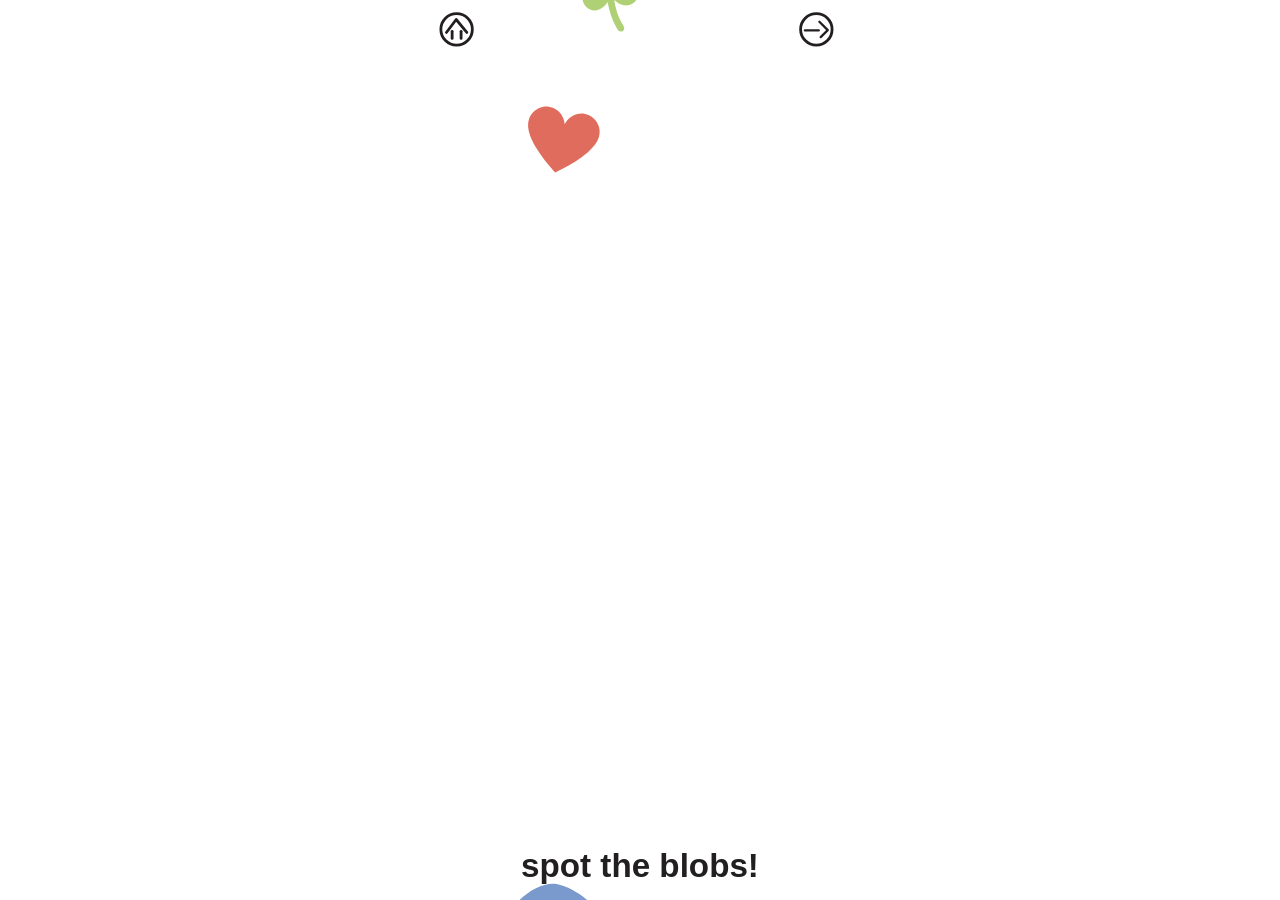
<file: game5.html>
<!DOCTYPE html>
<html lang="en">
<head>
  <meta charset="UTF-8">
  <meta name="viewport" content="width=device-width, initial-scale=1">
  <title>Game 5</title>
  <link rel="icon" type="image/svg+xml" href="icon.svg">
  <link rel="apple-touch-icon" href="appicon.png">
  <link rel="manifest" href="manifest.json">
  <link rel="stylesheet" href="game5.css">
</head>
<body>
  <div class="game-content">
    <svg id="g5-svg" viewBox="0 0 294.48 639.36" xmlns="http://www.w3.org/2000/svg">
      <defs>
        <style>
          .g5-cls-1 { fill: #e06c5d; }
          .g5-cls-2 { fill: #7a9acd; }
          .g5-cls-3 { fill: #b0d076; }
          .g5-cls-4 { fill: #e9c453; }
          .g5-cls-5 { fill: #221f20; }
          .g5-cls-7 { fill: #efd565; }
          .g5-cls-8 { fill: #fff; }
          .g5-cls-9 { fill: #c9abcd; }
          .g5-cls-10, .g5-cls-11, .g5-cls-12 {
            fill: none;
            stroke: #221f20;
            stroke-linecap: round;
            stroke-miterlimit: 10;
          }
          .g5-cls-10 { stroke-width: 3.83px; }
          .g5-cls-11 { stroke-width: 4.06px; }
          .g5-cls-12 { stroke-width: 2.97px; }
          .g5-cls-14 { fill: #dde268; }
        </style>
      </defs>

      <!-- Instruction text -->
      <text id="g5-instr" transform="translate(147.24 623.01)" text-anchor="middle"
        font-family="-apple-system, BlinkMacSystemFont, 'Segoe UI', sans-serif"
        font-size="23.58" font-weight="800" fill="#221f20">spot the blobs!</text>

      <!-- Blob 1: Purple -->
      <g id="g5-blob-1" class="g5-el g5-blob">
        <path class="g5-cls-9" d="M151.02,100.83c-.38,4.77-.74,10.02-.84,11.36-.46-.11-.83-.43-1.24-.64-1.04-.52-2.41-.33-3.26.48-.85.8-1.13,2.15-.66,3.22.44,1.03,1.44,1.7,2.47,2.14,1.89.8,4.28.91,5.82-.44,1.49-1.3,1.76-3.48,1.93-5.45.04-.52.51-5.26.85-9.75.26.03.53.05.8.06.42.03.83.05,1.24.05-.25,4.5-.41,9.27-.44,9.79-.09,1.98-.11,4.17,1.2,5.65,1.36,1.54,3.74,1.75,5.72,1.2,1.07-.3,2.15-.84,2.73-1.8.6-1,.5-2.37-.23-3.28-.74-.91-2.06-1.28-3.16-.9-.44.15-.85.42-1.32.47.08-1.35.42-6.67.68-11.47,13.09-2.04,32.62-12.6,30-26.15-2.98-15.46-20.61-30.83-35.39-33.73-11.79-2.32-32.82,12.26-34.2,28.6-1.26,15.02,10.77,28.81,27.29,30.57Z"/>
        <g>
          <g>
            <circle class="g5-cls-8" cx="167.93" cy="64.89" r="5.29"/>
            <circle class="g5-cls-5" cx="167.05" cy="63.8" r="3.55"/>
          </g>
          <g>
            <circle class="g5-cls-8" cx="150.76" cy="62.73" r="5.29"/>
            <circle class="g5-cls-5" cx="149.87" cy="61.65" r="3.55"/>
          </g>
        </g>
        <path class="g5-cls-10" d="M169.79,75.23c-2.57,2.51-6.09,4.03-9.69,4.16-3.59.14-7.22-1.11-9.97-3.42-1.06-.89-2.01-1.95-2.58-3.21"/>
      </g>

      <!-- Distractor 1: Yellow star -->
      <g id="g5-dist-1" class="g5-el">
        <path class="g5-cls-7" d="M90.21,333.13l-16.91-5.01c-1.59-.47-3.32-.03-4.49,1.14l-12.45,12.49c-2.81,2.82-7.63.9-7.73-3.08l-.46-17.63c-.04-1.66-.99-3.17-2.48-3.92l-15.73-7.98c-3.55-1.8-3.21-6.97.54-8.3l16.63-5.88c1.57-.55,2.7-1.92,2.96-3.57l2.73-17.42c.62-3.93,5.64-5.21,8.06-2.05l10.73,13.99c1.01,1.32,2.66,1.98,4.31,1.71l17.42-2.79c3.93-.63,6.7,3.75,4.44,7.03l-9.99,14.53c-.94,1.37-1.06,3.15-.3,4.62l8.03,15.7c1.81,3.54-1.5,7.53-5.32,6.4Z"/>
      </g>

      <!-- Distractor 2: Green cloud -->
      <g id="g5-dist-2" class="g5-el">
        <path class="g5-cls-3" d="M250.09,210.35c-.24.23.06,1.96.02,2.47-.31,4.72-4.1,8.96-9.03,8.63-4.01-.26-6.85-2.79-8.95-5.99-1.03,6.22-3.03,12.46-6.14,17.96-.38.68-.96,1.78-1.45,2.33-1.64,1.84-4.69.23-4.11-2.26.22-.94,1.8-3.22,2.34-4.3,2.35-4.73,3.95-9.86,4.66-15.1-1.09.88-1.99,1.74-3.24,2.41-5.42,2.9-11.66,1.32-13.61-4.84-.82-2.6-.13-4.9.75-7.38-2.8-1.01-5.16-2.53-6.38-5.34-2.66-6.09,1.89-11.76,7.91-12.82.67-.12,2.51-.35,3.09-.26l3.16.5c-.31-1.71-.8-3.32-.76-5.12.15-6.65,5.53-11.71,12.22-9.18,2.16.82,3.62,2.48,4.91,4.32,1.31-.71,2.5-1.74,3.96-2.21,8.77-2.82,13.77,6.4,10.31,13.95-.47,1.01-1.16,1.79-1.59,2.79l3.32.52c1.99.31,5.12,2.67,6.38,4.24,5.32,6.66.21,14.84-7.78,14.68Z"/>
      </g>

      <!-- Distractor 3: Red shape -->
      <g id="g5-dist-3" class="g5-el">
        <path class="g5-cls-1" d="M262.47,98.27c-5.88,4.42-12.69,8.01-19.33,11.17-4.93-5.46-9.83-11.39-13.57-17.73-4.27-7.24-8.84-17.16-2.38-24.62,2.54-2.93,6.87-4.85,10.79-4.43l2.87.57c.69.3,1.39.55,2.06.89,4.16,2.12,6.82,6.52,7.04,11.14,1.98-4.18,6.12-7.23,10.77-7.59.75-.06,1.5-.02,2.25-.03l2.87.57c3.78,1.12,7.05,4.55,8.26,8.23,3.11,9.38-4.93,16.78-11.64,21.83Z"/>
      </g>

      <!-- Distractor 4: Red shape -->
      <g id="g5-dist-4" class="g5-el">
        <path class="g5-cls-1" d="M71.37,562.99c-2.04,7.07-5.31,14.03-8.72,20.55-7.22-1.4-14.71-3.18-21.51-6-7.76-3.21-17.39-8.38-16.72-18.24.26-3.87,2.57-8,5.95-10.03l2.64-1.27c.73-.17,1.44-.4,2.18-.53,4.6-.81,9.37,1.1,12.33,4.67-.94-4.53.54-9.45,4.04-12.55.56-.5,1.19-.92,1.77-1.38l2.64-1.27c3.69-1.38,8.37-.6,11.55,1.6,8.12,5.62,6.16,16.37,3.83,24.44Z"/>
      </g>

      <!-- Distractor 5: Red shape -->
      <g id="g5-dist-5" class="g5-el">
        <path class="g5-cls-1" d="M256.74,389.52c-7.54,5.67-16.27,10.28-24.79,14.32-6.32-7.01-12.61-14.6-17.4-22.74-5.47-9.28-11.34-22-3.05-31.58,3.25-3.76,8.81-6.21,13.84-5.68l3.69.74c.88.38,1.78.7,2.64,1.14,5.33,2.72,8.75,8.37,9.02,14.29,2.53-5.37,7.85-9.27,13.82-9.73.97-.08,1.92-.03,2.88-.04l3.69.74c4.85,1.44,9.04,5.84,10.6,10.56,3.98,12.03-6.32,21.52-14.93,27.99Z"/>
      </g>

      <!-- Distractor 6: Yellow star -->
      <g id="g5-dist-6" class="g5-el">
        <path class="g5-cls-7" d="M242.13,570.91l-15.35-12.45c-1.6-1.3-3.79-1.62-5.7-.82l-18.25,7.58c-4.56,1.9-9.18-2.6-7.4-7.21l7.09-18.44c.74-1.93.37-4.1-.98-5.67l-12.85-15.01c-3.21-3.75-.37-9.53,4.57-9.27l19.73,1.05c2.06.11,4.02-.92,5.09-2.68l10.31-16.86c2.58-4.22,8.95-3.29,10.22,1.48l5.1,19.09c.53,1.99,2.12,3.54,4.12,4.02l19.22,4.59c4.81,1.15,5.9,7.49,1.75,10.18l-16.58,10.75c-1.73,1.12-2.71,3.1-2.54,5.16l1.57,19.7c.39,4.93-5.3,7.92-9.14,4.81Z"/>
      </g>

      <!-- Distractor 7: Green cloud -->
      <g id="g5-dist-7" class="g5-el">
        <path class="g5-cls-3" d="M30.93,473.55c.24.23-.06,1.96-.02,2.47.31,4.72,4.1,8.96,9.03,8.63,4.01-.26,6.85-2.79,8.95-5.99,1.03,6.22,3.03,12.46,6.14,17.96.38.68.96,1.78,1.45,2.33,1.64,1.84,4.69.23,4.11-2.26-.22-.94-1.8-3.22-2.34-4.3-2.35-4.73-3.95-9.86-4.66-15.1,1.09.88,1.99,1.74,3.24,2.41,5.42,2.9,11.66,1.32,13.61-4.84.82-2.6.13-4.9-.75-7.38,2.8-1.01,5.16-2.53,6.38-5.34,2.66-6.09-1.89-11.76-7.91-12.82-.67-.12-2.51-.35-3.09-.26l-3.16.5c.31-1.71.8-3.32.76-5.12-.15-6.65-5.53-11.71-12.22-9.18-2.16.82-3.62,2.48-4.91,4.32-1.31-.71-2.5-1.74-3.96-2.21-8.77-2.82-13.77,6.4-10.31,13.95.47,1.01,1.16,1.79,1.59,2.79l-3.32.52c-1.99.31-5.12,2.67-6.38,4.24-5.32,6.66-.21,14.84,7.78,14.68Z"/>
      </g>

      <!-- Distractor 8: Green cloud -->
      <g id="g5-dist-8" class="g5-el">
        <path class="g5-cls-3" d="M73.4,78.35c-.24.23.06,1.96.02,2.47-.31,4.72-4.1,8.96-9.03,8.63-4.01-.26-6.85-2.79-8.95-5.99-1.03,6.22-3.03,12.46-6.14,17.96-.38.68-.96,1.78-1.45,2.33-1.64,1.84-4.69.23-4.11-2.26.22-.94,1.8-3.22,2.34-4.3,2.35-4.73,3.95-9.86,4.66-15.1-1.09.88-1.99,1.74-3.24,2.41-5.42,2.9-11.66,1.32-13.61-4.84-.82-2.6-.13-4.9.75-7.38-2.8-1.01-5.16-2.53-6.38-5.34-2.66-6.09,1.89-11.76,7.91-12.82.67-.12,2.51-.35,3.09-.26l3.16.5c-.31-1.71-.8-3.32-.76-5.12.15-6.65,5.53-11.71,12.22-9.18,2.16.82,3.62,2.48,4.91,4.32,1.31-.71,2.5-1.74,3.96-2.21,8.77-2.82,13.77,6.4,10.31,13.95-.47,1.01-1.16,1.79-1.59,2.79l3.32.52c1.99.31,5.12,2.67,6.38,4.24,5.32,6.66.21,14.84-7.78,14.68Z"/>
      </g>

      <!-- Blob 2: Yellow -->
      <g id="g5-blob-2" class="g5-el g5-blob">
        <path class="g5-cls-4" d="M146.31,483.2c.29,3.69.57,7.76.65,8.79.35-.09.64-.33.96-.49.81-.4,1.86-.25,2.52.37.66.62.87,1.66.51,2.49-.34.79-1.12,1.32-1.91,1.66-1.46.62-3.31.7-4.51-.34-1.16-1-1.37-2.69-1.5-4.22-.03-.4-.39-4.07-.66-7.54-.2.02-.41.04-.62.05-.32.02-.64.04-.96.04.19,3.48.32,7.17.34,7.58.07,1.53.09,3.23-.93,4.38-1.05,1.19-2.89,1.36-4.42.93-.83-.23-1.67-.65-2.11-1.39-.46-.78-.39-1.84.18-2.54.57-.7,1.59-.99,2.45-.7.34.12.66.32,1.02.36-.06-1.05-.32-5.16-.53-8.88-10.13-1.58-25.24-9.75-23.21-20.24,2.31-11.96,15.95-23.85,27.38-26.11,9.13-1.8,25.4,9.49,26.46,22.13.98,11.62-8.34,22.3-21.12,23.66Z"/>
        <g>
          <g>
            <circle class="g5-cls-8" cx="133.23" cy="455.39" r="4.09"/>
            <circle class="g5-cls-5" cx="133.91" cy="454.55" r="2.75"/>
          </g>
          <g>
            <circle class="g5-cls-8" cx="146.52" cy="453.72" r="4.09"/>
            <circle class="g5-cls-5" cx="147.2" cy="452.88" r="2.75"/>
          </g>
        </g>
        <path class="g5-cls-12" d="M131.79,463.39c1.99,1.94,4.72,3.12,7.5,3.22s5.59-.86,7.72-2.65c.82-.69,1.55-1.51,2-2.49"/>
      </g>

      <!-- Blob 3: Blue -->
      <g id="g5-blob-3" class="g5-el g5-blob">
        <path class="g5-cls-2" d="M159.53,316.35c-.4,5.05-.78,10.63-.89,12.04-.48-.12-.88-.45-1.32-.68-1.11-.55-2.55-.34-3.45.5-.9.85-1.2,2.28-.7,3.42.47,1.09,1.53,1.81,2.62,2.27,2,.85,4.53.96,6.17-.47,1.58-1.38,1.87-3.68,2.05-5.77.05-.55.54-5.57.91-10.33.28.03.56.05.84.07.44.03.88.05,1.32.06-.26,4.77-.44,9.82-.46,10.38-.1,2.09-.12,4.42,1.27,5.99,1.44,1.63,3.96,1.86,6.06,1.28,1.14-.32,2.28-.89,2.89-1.91.64-1.06.53-2.52-.25-3.48-.78-.96-2.18-1.36-3.35-.95-.47.16-.9.44-1.4.5.09-1.43.44-7.07.72-12.16,13.87-2.17,34.57-13.35,31.8-27.72-3.16-16.38-21.84-32.67-37.51-35.76-12.5-2.46-34.79,13-36.24,30.31-1.34,15.92,11.42,30.54,28.93,32.4Z"/>
        <g>
          <g>
            <circle class="g5-cls-8" cx="177.46" cy="278.25" r="5.61"/>
            <circle class="g5-cls-5" cx="176.52" cy="277.1" r="3.76"/>
          </g>
          <g>
            <circle class="g5-cls-8" cx="159.25" cy="275.97" r="5.61"/>
            <circle class="g5-cls-5" cx="158.31" cy="274.81" r="3.76"/>
          </g>
        </g>
        <path class="g5-cls-11" d="M179.42,289.21c-2.72,2.66-6.46,4.27-10.27,4.41-3.81.14-7.65-1.18-10.57-3.63-1.13-.95-2.13-2.07-2.74-3.41"/>
      </g>

      <!-- Blob 4: Lime -->
      <g id="g5-blob-4" class="g5-el g5-blob">
        <path class="g5-cls-14" d="M89.22,202.79c.29,3.69.57,7.76.65,8.79.35-.09.64-.33.96-.49.81-.4,1.86-.25,2.52.37.66.62.87,1.66.51,2.49-.34.79-1.12,1.32-1.91,1.66-1.46.62-3.31.7-4.51-.34-1.16-1-1.37-2.69-1.5-4.22-.03-.4-.39-4.07-.66-7.54-.2.02-.41.04-.62.05-.32.02-.64.04-.96.04.19,3.48.32,7.17.34,7.58.07,1.53.09,3.23-.93,4.38-1.05,1.19-2.89,1.36-4.42.93-.83-.23-1.67-.65-2.11-1.39-.46-.78-.39-1.84.18-2.54.57-.7,1.59-.99,2.45-.7.34.12.66.32,1.02.36-.06-1.05-.32-5.16-.53-8.88-10.13-1.58-25.24-9.75-23.21-20.24,2.31-11.96,15.95-23.85,27.38-26.11,9.13-1.8,25.4,9.49,26.46,22.13.98,11.62-8.34,22.3-21.12,23.66Z"/>
        <g>
          <g>
            <circle class="g5-cls-8" cx="76.13" cy="174.98" r="4.09"/>
            <circle class="g5-cls-5" cx="76.82" cy="174.14" r="2.75"/>
          </g>
          <g>
            <circle class="g5-cls-8" cx="89.43" cy="173.31" r="4.09"/>
            <circle class="g5-cls-5" cx="90.11" cy="172.47" r="2.75"/>
          </g>
        </g>
        <path class="g5-cls-12" d="M74.7,182.98c1.99,1.94,4.72,3.12,7.5,3.22s5.59-.86,7.72-2.65c.82-.69,1.55-1.51,2-2.49"/>
      </g>
      <!-- ── NAV BUTTONS ── -->
      <a href="index.html" class="nav-btn">
        <circle class="nav-circle" cx="16.96" cy="20.9" r="16"/>
        <circle class="nav-stroke" cx="16.96" cy="20.9" r="11.18"/>
        <polyline class="nav-stroke" points="9.71 23.07 16.66 13.85 24.21 23.07"/>
        <line class="nav-stroke" x1="13.78" y1="22.25" x2="13.78" y2="27.3"/>
        <line class="nav-stroke" x1="20.14" y1="22.25" x2="20.14" y2="27.3"/>
      </a>
      <a class="nav-btn" href="" id="nav-refresh">
        <circle class="nav-circle" cx="272.51" cy="20.9" r="16"/>
        <circle class="nav-stroke" cx="272.51" cy="20.9" r="11.18"/>
        <line class="nav-icon" x1="264.39" y1="21.59" x2="274.26" y2="21.59"/>
        <polyline class="nav-icon" points="274.67 15.41 280.63 21.37 275.61 26.38"/>
      </a>
    </svg>
  </div>
  <script src="game5.js"></script>
  <script>
  (function() {
    var btn = document.getElementById('nav-refresh');
    if (!btn) return;
    btn.addEventListener('click', function(e) {
      e.preventDefault();
      var all = [1,2,3,4,5,6,7];
      var m = location.pathname.match(/game(\d+)/);
      var cur = m ? parseInt(m[1]) : 0;
      var choices = all.filter(function(n) { return n !== cur; });
      location.href = 'game' + choices[Math.floor(Math.random() * choices.length)] + '.html';
    });
  })();
  </script>
</body>
</html>
</file>
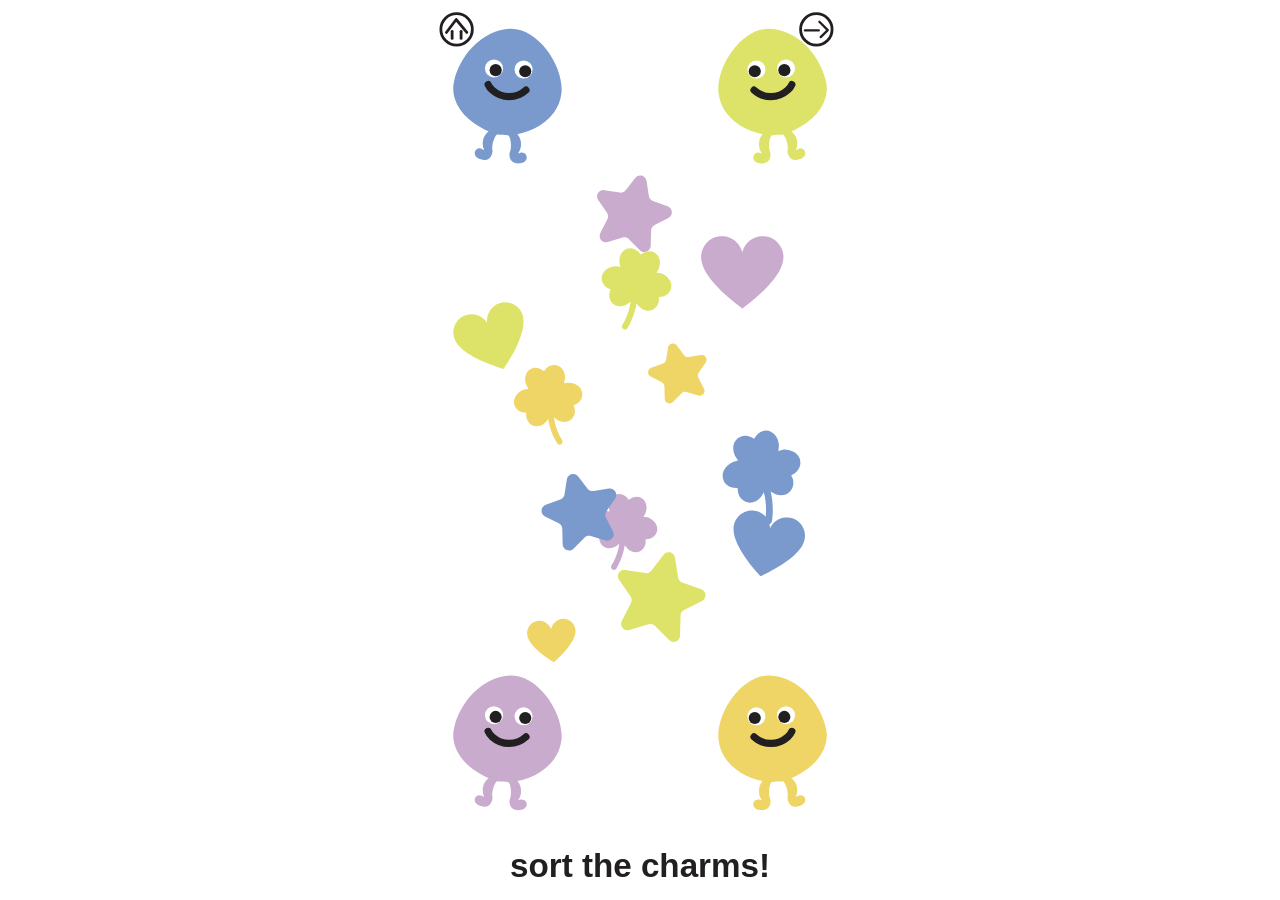
<file: game6.html>
<!DOCTYPE html>
<html lang="en">
<head>
  <meta charset="UTF-8">
  <meta name="viewport" content="width=device-width, initial-scale=1">
  <title>Game 6</title>
  <link rel="icon" type="image/svg+xml" href="icon.svg">
  <link rel="apple-touch-icon" href="appicon.png">
  <link rel="manifest" href="manifest.json">
  <link rel="stylesheet" href="game6.css">
</head>
<body>
  <div class="game-content">
    <svg id="g6-svg" viewBox="0 0 294.48 639.36" xmlns="http://www.w3.org/2000/svg">
      <defs>
        <style>
          .g6-blue   { fill: #7a9acd; }
          .g6-dark   { fill: #221f20; }
          .g6-yellow { fill: #efd565; }
          .g6-white  { fill: #fff; }
          .g6-purple { fill: #c9abcd; }
          .g6-lime   { fill: #dde268; }
          .g6-stroke {
            fill: none;
            stroke: #221f20;
            stroke-linecap: round;
            stroke-miterlimit: 10;
            stroke-width: 5.1px;
          }
        </style>
      </defs>

      <!-- Instruction text -->
      <text id="g6-instr" transform="translate(147.24 623.01)" text-anchor="middle"
        font-family="-apple-system, BlinkMacSystemFont, 'Segoe UI', sans-serif"
        font-size="23.58" font-weight="800" fill="#221f20">sort the charms!</text>

      <!-- ── BLOBS (stationary, corner targets) ── -->

      <!-- Blue blob — top-left -->
      <g id="g6-blob-blue">
        <path class="g6-blue" d="M17.17,73.87c2.65,5.37,6.91,9.86,11.7,13.38,2.47,1.81,5.12,3.39,7.89,4.71.96.46,1.94.88,2.93,1.27-1.17.94-2.16,2.1-2.87,3.41-1.65,3.04-1.74,6.82-.37,9.99-.55-.16-.98-.56-1.48-.83-1.25-.68-2.91-.5-3.97.44-1.07.94-1.46,2.56-.94,3.88.49,1.26,1.68,2.13,2.91,2.71,2.26,1.06,5.15,1.28,7.09-.29,1.54-1.25,2.36-3.24,2.41-5.27.02-.75-.27-1.4-.24-2.14.13-3.02.74-5.21,1.98-7.78.34-.7.8-1.39,1.39-1.89l.18.02c1.36.13,2.74.16,4.09.3s2.68.33,4.02.46c.5.62.83,1.41,1.03,2.2.71,2.77.86,5.04.38,8.02-.11.72-.53,1.31-.66,2.04-.35,2,.04,4.11,1.3,5.64,1.58,1.93,4.46,2.29,6.89,1.7,1.32-.32,2.65-.93,3.39-2.07.77-1.19.71-2.86-.15-3.99-.86-1.13-2.45-1.64-3.8-1.23-.54.17-1.05.47-1.62.51,1.98-2.83,2.65-6.55,1.64-9.86-.43-1.42-1.16-2.74-2.09-3.88,1.16-.2,2.32-.48,3.45-.77,2.94-.77,5.81-1.84,8.54-3.2,5.35-2.65,10.23-6.42,13.77-11.25,3.01-4.11,4.96-8.94,5.48-14.02,1.96-19.33-16.95-46.51-36.41-45.71-19.4.79-35.96,18.48-40.01,37.98-1.09,5.27-.21,10.7,2.16,15.51Z"/>
        <g>
          <g>
            <circle class="g6-white" cx="43.52" cy="48.6" r="6.42"/>
            <circle class="g6-dark" cx="44.7" cy="49.82" r="4.31"/>
          </g>
          <g>
            <circle class="g6-white" cx="64.53" cy="49.38" r="6.42"/>
            <circle class="g6-dark" cx="65.71" cy="50.6" r="4.31"/>
          </g>
        </g>
        <path class="g6-stroke" d="M66.24,64.01c-3.23,2.94-7.57,4.63-11.93,4.64-4.37.01-8.72-1.65-11.96-4.57-1.25-1.13-2.35-2.46-3-4.01"/>
      </g>

      <!-- Lime blob — top-right -->
      <g id="g6-blob-lime">
        <path class="g6-lime" d="M277.31,73.87c-2.65,5.37-6.91,9.86-11.7,13.38-2.47,1.81-5.12,3.39-7.89,4.71-.96.46-1.94.88-2.93,1.27,1.17.94,2.16,2.1,2.87,3.41,1.65,3.04,1.74,6.82.37,9.99.55-.16.98-.56,1.48-.83,1.25-.68,2.91-.5,3.97.44,1.07.94,1.46,2.56.94,3.88-.49,1.26-1.68,2.13-2.91,2.71-2.26,1.06-5.15,1.28-7.09-.29-1.54-1.25-2.36-3.24-2.41-5.27-.02-.75.27-1.4.24-2.14-.13-3.02-.74-5.21-1.98-7.78-.34-.7-.8-1.39-1.39-1.89l-.18.02c-1.36.13-2.74.16-4.09.3s-2.68.33-4.02.46c-.5.62-.83,1.41-1.03,2.2-.71,2.77-.86,5.04-.38,8.02.11.72.53,1.31.66,2.04.35,2-.04,4.11-1.3,5.64-1.58,1.93-4.46,2.29-6.89,1.7-1.32-.32-2.65-.93-3.39-2.07-.77-1.19-.71-2.86.15-3.99.86-1.13,2.45-1.64,3.8-1.23.54.17,1.05.47,1.62.51-1.98-2.83-2.65-6.55-1.64-9.86.43-1.42,1.16-2.74,2.09-3.88-1.16-.2-2.32-.48-3.45-.77-2.94-.77-5.81-1.84-8.54-3.2-5.35-2.65-10.23-6.42-13.77-11.25-3.01-4.11-4.96-8.94-5.48-14.02-1.96-19.33,16.95-46.51,36.41-45.71,19.4.79,35.96,18.48,40.01,37.98,1.09,5.27.21,10.7-2.16,15.51Z"/>
        <g>
          <g>
            <circle class="g6-white" cx="250.96" cy="48.6" r="6.42"/>
            <circle class="g6-dark" cx="249.78" cy="49.82" r="4.31"/>
          </g>
          <g>
            <circle class="g6-white" cx="229.95" cy="49.38" r="6.42"/>
            <circle class="g6-dark" cx="228.77" cy="50.6" r="4.31"/>
          </g>
        </g>
        <path class="g6-stroke" d="M228.24,64.01c3.23,2.94,7.57,4.63,11.93,4.64,4.37.01,8.72-1.65,11.96-4.57,1.25-1.13,2.35-2.46,3-4.01"/>
      </g>

      <!-- Purple blob — bottom-left -->
      <g id="g6-blob-purple">
        <path class="g6-purple" d="M17.17,533.35c2.65,5.37,6.91,9.86,11.7,13.38,2.47,1.81,5.12,3.39,7.89,4.71.96.46,1.94.88,2.93,1.27-1.17.94-2.16,2.1-2.87,3.41-1.65,3.04-1.74,6.82-.37,9.99-.55-.16-.98-.56-1.48-.83-1.25-.68-2.91-.5-3.97.44-1.07.94-1.46,2.56-.94,3.88.49,1.26,1.68,2.13,2.91,2.71,2.26,1.06,5.15,1.28,7.09-.29,1.54-1.25,2.36-3.24,2.41-5.27.02-.75-.27-1.4-.24-2.14.13-3.02.74-5.21,1.98-7.78.34-.7.8-1.39,1.39-1.89l.18.02c1.36.13,2.74.16,4.09.3s2.68.33,4.02.46c.5.62.83,1.41,1.03,2.2.71,2.77.86,5.04.38,8.02-.11.72-.53,1.31-.66,2.04-.35,2,.04,4.11,1.3,5.64,1.58,1.93,4.46,2.29,6.89,1.7,1.32-.32,2.65-.93,3.39-2.07.77-1.19.71-2.86-.15-3.99-.86-1.13-2.45-1.64-3.8-1.23-.54.17-1.05.47-1.62.51,1.98-2.83,2.65-6.55,1.64-9.86-.43-1.42-1.16-2.74-2.09-3.88,1.16-.2,2.32-.48,3.45-.77,2.94-.77,5.81-1.84,8.54-3.2,5.35-2.65,10.23-6.42,13.77-11.25,3.01-4.11,4.96-8.94,5.48-14.02,1.96-19.33-16.95-46.51-36.41-45.71-19.4.79-35.96,18.48-40.01,37.98-1.09,5.27-.21,10.7,2.16,15.51Z"/>
        <g>
          <g>
            <circle class="g6-white" cx="43.52" cy="508.08" r="6.42"/>
            <circle class="g6-dark" cx="44.7" cy="509.3" r="4.31"/>
          </g>
          <g>
            <circle class="g6-white" cx="64.53" cy="508.85" r="6.42"/>
            <circle class="g6-dark" cx="65.71" cy="510.08" r="4.31"/>
          </g>
        </g>
        <path class="g6-stroke" d="M66.24,523.49c-3.23,2.94-7.57,4.63-11.93,4.64-4.37.01-8.72-1.65-11.96-4.57-1.25-1.13-2.35-2.46-3-4.01"/>
      </g>

      <!-- Yellow blob — bottom-right -->
      <g id="g6-blob-yellow">
        <path class="g6-yellow" d="M277.31,533.35c-2.65,5.37-6.91,9.86-11.7,13.38-2.47,1.81-5.12,3.39-7.89,4.71-.96.46-1.94.88-2.93,1.27,1.17.94,2.16,2.1,2.87,3.41,1.65,3.04,1.74,6.82.37,9.99.55-.16.98-.56,1.48-.83,1.25-.68,2.91-.5,3.97.44,1.07.94,1.46,2.56.94,3.88-.49,1.26-1.68,2.13-2.91,2.71-2.26,1.06-5.15,1.28-7.09-.29-1.54-1.25-2.36-3.24-2.41-5.27-.02-.75.27-1.4.24-2.14-.13-3.02-.74-5.21-1.98-7.78-.34-.7-.8-1.39-1.39-1.89l-.18.02c-1.36.13-2.74.16-4.09.3s-2.68.33-4.02.46c-.5.62-.83,1.41-1.03,2.2-.71,2.77-.86,5.04-.38,8.02.11.72.53,1.31.66,2.04.35,2-.04,4.11-1.3,5.64-1.58,1.93-4.46,2.29-6.89,1.7-1.32-.32-2.65-.93-3.39-2.07-.77-1.19-.71-2.86.15-3.99.86-1.13,2.45-1.64,3.8-1.23.54.17,1.05.47,1.62.51-1.98-2.83-2.65-6.55-1.64-9.86.43-1.42,1.16-2.74,2.09-3.88-1.16-.2-2.32-.48-3.45-.77-2.94-.77-5.81-1.84-8.54-3.2-5.35-2.65-10.23-6.42-13.77-11.25-3.01-4.11-4.96-8.94-5.48-14.02-1.96-19.33,16.95-46.51,36.41-45.71,19.4.79,35.96,18.48,40.01,37.98,1.09,5.27.21,10.7-2.16,15.51Z"/>
        <g>
          <g>
            <circle class="g6-white" cx="250.96" cy="508.08" r="6.42"/>
            <circle class="g6-dark" cx="249.78" cy="509.3" r="4.31"/>
          </g>
          <g>
            <circle class="g6-white" cx="229.95" cy="508.85" r="6.42"/>
            <circle class="g6-dark" cx="228.77" cy="510.08" r="4.31"/>
          </g>
        </g>
        <path class="g6-stroke" d="M228.24,523.49c3.23,2.94,7.57,4.63,11.93,4.64,4.37.01,8.72-1.65,11.96-4.57,1.25-1.13,2.35-2.46,3-4.01"/>
      </g>

      <!-- ── FLOATING ICONS ── -->

      <!-- Yellow star -->
      <g id="g6-icon-y1" class="g6-icon" data-color="yellow">
        <path class="g6-yellow" d="M159.72,291.33l-8.47-2.51c-1.2-.36-2.5-.03-3.38.86l-6.24,6.26c-2.11,2.12-5.74.68-5.82-2.32l-.23-8.83c-.03-1.25-.75-2.38-1.86-2.95l-7.88-4c-2.67-1.35-2.42-5.25.41-6.25l8.33-2.95c1.18-.42,2.03-1.45,2.23-2.68l1.37-8.73c.46-2.96,4.24-3.92,6.07-1.54l5.38,7.01c.76.99,2,1.49,3.24,1.29l8.72-1.4c2.96-.47,5.04,2.82,3.34,5.29l-5.01,7.28c-.71,1.03-.8,2.37-.23,3.48l4.02,7.86c1.36,2.67-1.13,5.67-4,4.82Z"/>
      </g>

      <!-- Lime cloud #1 -->
      <g id="g6-icon-l1" class="g6-icon" data-color="lime">
        <path class="g6-lime" d="M187.33,195.44c-.21.21.05,1.73.02,2.19-.28,4.18-3.64,7.95-8,7.65-3.55-.23-6.08-2.47-7.94-5.31-.91,5.52-2.69,11.04-5.44,15.92-.34.6-.85,1.58-1.28,2.07-1.46,1.63-4.16.2-3.65-2,.2-.83,1.6-2.85,2.08-3.82,2.08-4.19,3.5-8.74,4.13-13.38-.97.78-1.76,1.54-2.87,2.13-4.8,2.57-10.33,1.17-12.06-4.29-.73-2.3-.11-4.34.66-6.54-2.49-.9-4.57-2.24-5.66-4.74-2.35-5.4,1.68-10.42,7.01-11.36.59-.11,2.22-.31,2.74-.23l2.81.44c-.27-1.52-.71-2.95-.67-4.54.13-5.89,4.9-10.38,10.83-8.13,1.92.72,3.21,2.2,4.35,3.83,1.16-.63,2.22-1.55,3.51-1.96,7.78-2.5,12.21,5.68,9.14,12.37-.41.9-1.03,1.59-1.41,2.48l2.94.46c1.76.28,4.54,2.37,5.66,3.76,4.72,5.9.19,13.16-6.9,13.01Z"/>
      </g>

      <!-- Purple shape -->
      <g id="g6-icon-p1" class="g6-icon" data-color="purple">
        <path class="g6-purple" d="M256.65,227.55c-5.59,6.26-12.4,11.8-19.14,16.81-6.73-5.01-13.54-10.55-19.14-16.81-6.39-7.15-13.73-17.22-8.16-27.02,2.18-3.85,6.6-6.96,11.08-7.37h3.34c.83.18,1.68.3,2.51.54,5.13,1.45,9.09,5.78,10.36,10.9,1.28-5.12,5.23-9.45,10.36-10.9.83-.24,1.67-.36,2.51-.54h3.34c4.48.41,8.9,3.52,11.08,7.37,5.57,9.8-1.77,19.87-8.16,27.02Z"/>
      </g>

      <!-- Purple cloud -->
      <g id="g6-icon-p2" class="g6-icon" data-color="purple">
        <path class="g6-purple" d="M176.05,364.87c-.19.19.05,1.62.02,2.04-.26,3.9-3.39,7.41-7.47,7.14-3.31-.22-5.67-2.31-7.4-4.95-.85,5.15-2.51,10.3-5.08,14.85-.31.56-.79,1.47-1.2,1.93-1.36,1.52-3.88.19-3.4-1.87.18-.77,1.49-2.66,1.94-3.56,1.94-3.91,3.26-8.15,3.85-12.49-.9.73-1.64,1.44-2.68,1.99-4.48,2.39-9.64,1.09-11.25-4-.68-2.15-.11-4.05.62-6.1-2.32-.84-4.26-2.09-5.28-4.42-2.2-5.04,1.57-9.72,6.54-10.6.55-.1,2.07-.29,2.56-.22l2.62.41c-.26-1.42-.66-2.75-.63-4.24.12-5.5,4.57-9.69,10.1-7.59,1.79.68,2.99,2.05,4.06,3.57,1.08-.59,2.07-1.44,3.28-1.83,7.26-2.33,11.39,5.29,8.52,11.54-.39.84-.96,1.48-1.31,2.31l2.75.43c1.64.26,4.24,2.21,5.28,3.51,4.4,5.5.18,12.27-6.43,12.14Z"/>
      </g>

      <!-- Blue cloud -->
      <g id="g6-icon-b1" class="g6-icon" data-color="blue">
        <path class="g6-blue" d="M265.96,308.86c-.13.3.8,1.79.96,2.27,1.51,4.48-.37,9.85-5.05,11.42-3.8,1.29-7.4.04-10.56-2.12,1.43,6.14,1.95,12.67,1.19,18.94-.09.77-.2,2.01-.45,2.71-.82,2.33-4.25,2.01-4.66-.52-.15-.95.43-3.66.52-4.87.37-5.27-.12-10.62-1.46-15.73-.67,1.23-1.17,2.37-2.07,3.46-3.9,4.75-10.27,5.67-14.42.73-1.75-2.09-1.99-4.48-2.13-7.1-2.98.14-5.73-.37-7.94-2.5-4.78-4.62-2.74-11.59,2.41-14.86.57-.37,2.18-1.28,2.76-1.42l3.11-.75c-.94-1.46-2.01-2.77-2.66-4.45-2.4-6.2.64-12.94,7.79-13.15,2.31-.07,4.29.91,6.18,2.12.94-1.16,1.64-2.57,2.82-3.56,7.03-5.96,15.17.66,14.86,8.96-.05,1.11-.39,2.1-.4,3.19l3.27-.79c1.96-.47,5.76.51,7.52,1.48,7.46,4.12,5.87,13.63-1.58,16.54Z"/>
      </g>

      <!-- Yellow cloud -->
      <g id="g6-icon-y2" class="g6-icon" data-color="yellow">
        <path class="g6-yellow" d="M35.84,297.12c.2.2-.05,1.7-.02,2.15.27,4.1,3.57,7.79,7.85,7.5,3.48-.23,5.96-2.42,7.78-5.21.89,5.41,2.64,10.83,5.34,15.61.33.59.83,1.55,1.26,2.03,1.43,1.6,4.08.2,3.58-1.96-.19-.81-1.56-2.8-2.04-3.74-2.04-4.11-3.43-8.57-4.05-13.12.95.77,1.73,1.51,2.81,2.09,4.71,2.52,10.13,1.14,11.83-4.21.72-2.26.11-4.26-.65-6.41,2.44-.88,4.48-2.2,5.55-4.65,2.31-5.3-1.65-10.22-6.87-11.14-.58-.1-2.18-.31-2.69-.23l-2.75.43c.27-1.49.69-2.89.66-4.45-.13-5.78-4.81-10.18-10.62-7.98-1.88.71-3.15,2.16-4.26,3.76-1.14-.62-2.17-1.52-3.45-1.92-7.63-2.45-11.97,5.57-8.96,12.13.41.88,1.01,1.56,1.38,2.43l-2.89.45c-1.73.27-4.45,2.32-5.55,3.69-4.63,5.79-.19,12.9,6.76,12.76Z"/>
      </g>

      <!-- Yellow small -->
      <g id="g6-icon-y3" class="g6-icon" data-color="yellow">
        <path class="g6-yellow" d="M79.75,433.73c-2.97,3.95-6.69,7.53-10.4,10.81-4.2-2.61-8.47-5.52-12.06-8.92-4.1-3.88-8.9-9.42-6.12-15.45,1.09-2.36,3.53-4.41,6.14-4.87l1.96-.17c.5.06,1,.09,1.5.19,3.08.6,5.62,2.94,6.62,5.88.5-3.07,2.6-5.8,5.54-6.91.47-.18.96-.29,1.44-.44l1.96-.17c2.65.02,5.39,1.63,6.87,3.77,3.75,5.47-.06,11.75-3.45,16.25Z"/>
      </g>

      <!-- Blue shape -->
      <g id="g6-icon-b2" class="g6-icon" data-color="blue">
        <path class="g6-blue" d="M264.7,422.79c-5.88,4.42-12.69,8.01-19.33,11.17-4.93-5.46-9.83-11.39-13.57-17.73-4.27-7.24-8.84-17.16-2.38-24.62,2.54-2.93,6.87-4.85,10.79-4.43l2.87.57c.69.3,1.39.55,2.06.89,4.16,2.12,6.82,6.52,7.04,11.14,1.98-4.18,6.12-7.23,10.77-7.59.75-.06,1.5-.02,2.25-.03l2.87.57c3.78,1.12,7.05,4.55,8.26,8.23,3.11,9.38-4.93,16.78-11.64,21.83Z"/>
      </g>

      <!-- Lime cloud #2 -->
      <g id="g6-icon-l2" class="g6-icon" data-color="lime">
        <path class="g6-lime" d="M66.85,212.63c-2.79,6.81-6.8,13.37-10.9,19.49-7.03-2.17-14.28-4.75-20.73-8.29-7.37-4.04-16.38-10.22-14.64-19.94.68-3.82,3.42-7.68,7-9.33l2.76-.98c.74-.09,1.47-.24,2.23-.29,4.66-.3,9.2,2.11,11.75,5.98-.44-4.61,1.56-9.34,5.37-12.03.62-.44,1.28-.78,1.91-1.18l2.76-.98c3.82-.97,8.38.31,11.31,2.85,7.47,6.47,4.35,16.94,1.16,24.71Z"/>
      </g>

      <!-- Purple star -->
      <g id="g6-icon-p3" class="g6-icon" data-color="purple">
        <path class="g6-purple" d="M117.04,171.13l-7.74-7.76c-1.17-1.18-2.9-1.62-4.49-1.14l-10.51,3.12c-3.81,1.13-7.13-2.86-5.32-6.4l4.99-9.76c.76-1.48.64-3.26-.3-4.62l-6.21-9.03c-2.25-3.28.52-7.66,4.44-7.03l10.83,1.73c1.64.26,3.29-.4,4.31-1.71l6.67-8.7c2.42-3.16,7.45-1.88,8.06,2.05l1.7,10.83c.26,1.64,1.39,3.01,2.96,3.57l10.34,3.66c3.75,1.33,4.09,6.5.54,8.3l-9.78,4.96c-1.48.75-2.43,2.26-2.48,3.92l-.28,10.96c-.1,3.98-4.92,5.9-7.73,3.08Z"/>
      </g>

      <!-- Lime star -->
      <g id="g6-icon-l3" class="g6-icon" data-color="lime">
        <path class="g6-lime" d="M132.39,477.46l13.74-4.07c1.59-.47,3.32-.03,4.49,1.14l10.12,10.15c2.81,2.82,7.63.9,7.73-3.08l.37-14.33c.04-1.66.99-3.17,2.48-3.92l12.78-6.49c3.55-1.8,3.21-6.97-.54-8.3l-13.51-4.78c-1.57-.55-2.7-1.92-2.96-3.57l-2.22-14.16c-.62-3.93-5.64-5.21-8.06-2.05l-8.72,11.37c-1.01,1.32-2.66,1.98-4.31,1.71l-14.15-2.26c-3.93-.63-6.7,3.75-4.44,7.03l8.12,11.81c.94,1.37,1.06,3.15.3,4.62l-6.53,12.76c-1.81,3.54,1.5,7.53,5.32,6.4Z"/>
      </g>

      <!-- Blue star -->
      <g id="g6-icon-b3" class="g6-icon" data-color="blue">
        <path class="g6-blue" d="M92.02,385.87l-10.51-3.12c-1.59-.47-3.32-.03-4.49,1.14l-7.74,7.76c-2.81,2.82-7.63.9-7.73-3.08l-.28-10.96c-.04-1.66-.99-3.17-2.48-3.92l-9.78-4.96c-3.55-1.8-3.21-6.97.54-8.3l10.34-3.66c1.57-.55,2.7-1.92,2.96-3.57l1.7-10.83c.62-3.93,5.64-5.21,8.06-2.05l6.67,8.7c1.01,1.32,2.66,1.98,4.31,1.71l10.83-1.73c3.93-.63,6.7,3.75,4.44,7.03l-6.21,9.03c-.94,1.37-1.06,3.15-.3,4.62l4.99,9.76c1.81,3.54-1.5,7.53-5.32,6.4Z"/>
      </g>
      <!-- ── NAV BUTTONS ── -->
      <a href="index.html" class="nav-btn">
        <circle class="nav-circle" cx="16.96" cy="20.9" r="16"/>
        <circle class="nav-stroke" cx="16.96" cy="20.9" r="11.18"/>
        <polyline class="nav-stroke" points="9.71 23.07 16.66 13.85 24.21 23.07"/>
        <line class="nav-stroke" x1="13.78" y1="22.25" x2="13.78" y2="27.3"/>
        <line class="nav-stroke" x1="20.14" y1="22.25" x2="20.14" y2="27.3"/>
      </a>
      <a class="nav-btn" href="" id="nav-refresh">
        <circle class="nav-circle" cx="272.51" cy="20.9" r="16"/>
        <circle class="nav-stroke" cx="272.51" cy="20.9" r="11.18"/>
        <line class="nav-icon" x1="264.39" y1="21.59" x2="274.26" y2="21.59"/>
        <polyline class="nav-icon" points="274.67 15.41 280.63 21.37 275.61 26.38"/>
      </a>
    </svg>
  </div>
  <script src="game6.js"></script>
  <script>
  (function() {
    var btn = document.getElementById('nav-refresh');
    if (!btn) return;
    btn.addEventListener('click', function(e) {
      e.preventDefault();
      var all = [1,2,3,4,5,6,7];
      var m = location.pathname.match(/game(\d+)/);
      var cur = m ? parseInt(m[1]) : 0;
      var choices = all.filter(function(n) { return n !== cur; });
      location.href = 'game' + choices[Math.floor(Math.random() * choices.length)] + '.html';
    });
  })();
  </script>
</body>
</html>
</file>
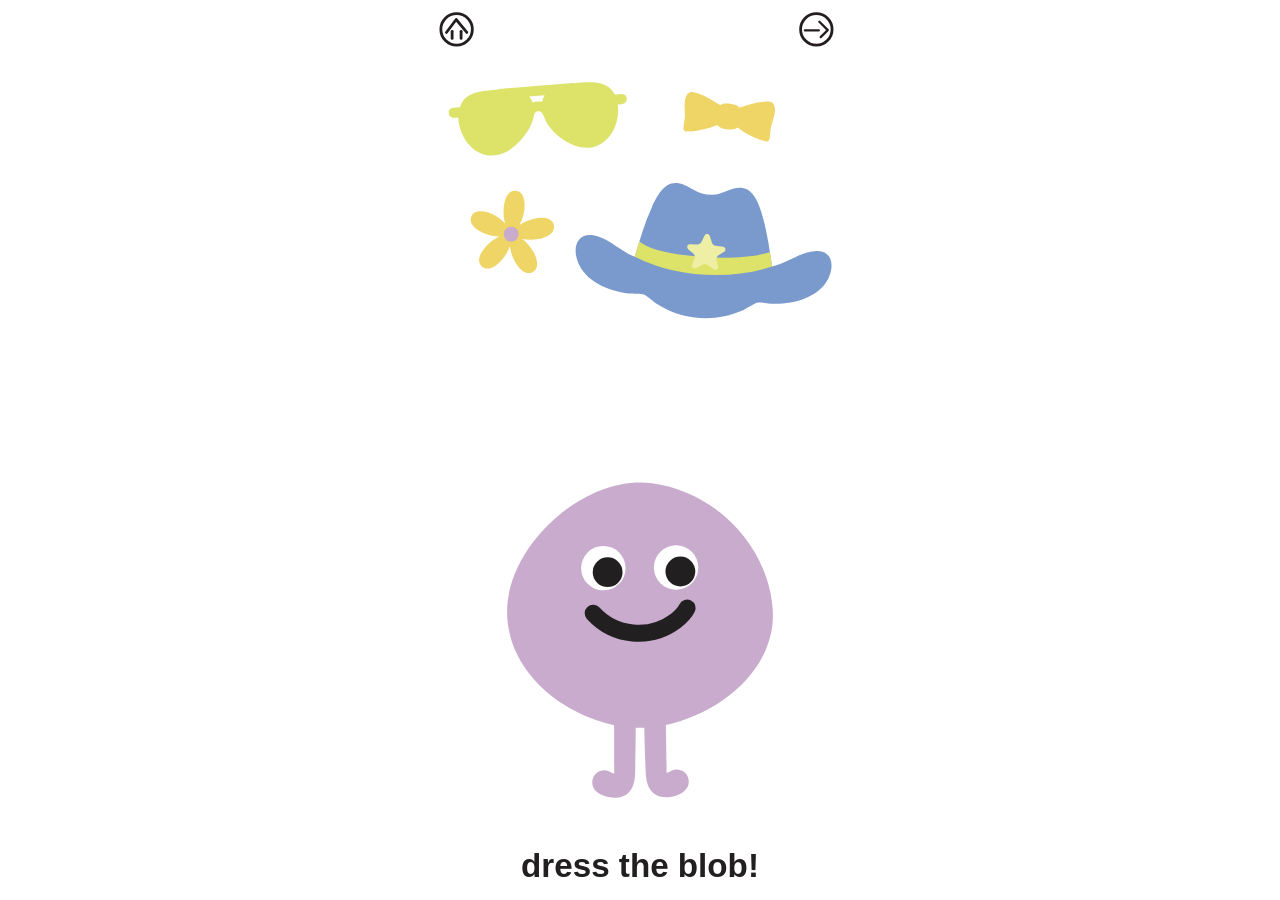
<file: game7.html>
<!DOCTYPE html>
<html lang="en">
<head>
  <meta charset="UTF-8">
  <meta name="viewport" content="width=device-width, initial-scale=1">
  <title>Game 7</title>
  <link rel="icon" type="image/svg+xml" href="icon.svg">
  <link rel="apple-touch-icon" href="appicon.png">
  <link rel="manifest" href="manifest.json">
  <link rel="stylesheet" href="game7.css">
</head>
<body>
  <div class="game-content">
    <svg id="g7-svg" viewBox="0 0 294.48 639.36" xmlns="http://www.w3.org/2000/svg">
      <defs>
        <style>
          .g7-purple { fill: #c9abcd; }
          .g7-dark   { fill: #221f20; }
          .g7-yellow { fill: #efd565; }
          .g7-white  { fill: #fff; }
          .g7-blue   { fill: #7a9acd; }
          .g7-lime   { fill: #dde268; }
          .g7-cream  { fill: #eeefa5; }
          .g7-stroke {
            fill: none;
            stroke: #221f20;
            stroke-linecap: round;
            stroke-miterlimit: 10;
            stroke-width: 12.13px;
          }
        </style>
      </defs>

      <!-- Instruction text -->
      <text id="g7-instr" transform="translate(147.24 623.01)" text-anchor="middle"
        font-family="-apple-system, BlinkMacSystemFont, 'Segoe UI', sans-serif"
        font-size="23.58" font-weight="800" fill="#221f20">dress the blob!</text>

      <!-- ── BLOB CHARACTER (stationary) ── -->
      <g id="g7-blob">
        <path class="g7-purple" d="M165.59,515.07c.31,14.27.51,29.99.57,34,1.38-.26,2.53-1.14,3.81-1.69,3.2-1.38,7.22-.56,9.62,1.97,2.4,2.54,3,6.6,1.44,9.72-1.49,2.98-4.59,4.83-7.72,5.97-5.76,2.08-12.89,1.99-17.28-2.29-4.23-4.12-4.67-10.66-4.84-16.56-.04-1.56-.63-15.75-.9-29.18-.79.03-1.58.05-2.38.06-1.24.01-2.48,0-3.71-.05-.02,13.45-.34,27.68-.35,29.25-.06,5.9-.37,12.45-4.53,16.65-4.3,4.36-11.43,4.59-17.23,2.62-3.15-1.08-6.28-2.87-7.83-5.82-1.62-3.09-1.1-7.16,1.25-9.74,2.35-2.57,6.35-3.47,9.58-2.15,1.29.53,2.46,1.39,3.84,1.62-.01-4.04-.12-19.94-.09-34.3-38.65-8.3-75.63-38.85-76.02-80.04-.46-47.73,55.31-98.15,102.74-91.84,47.31,6.29,83.39,46.67,85.99,90.04,2.5,41.59-36.81,73.24-75.96,81.79Z"/>
        <g>
          <g>
            <circle class="g7-white" cx="121.21" cy="403.61" r="15.78"/>
            <circle class="g7-dark"  cx="124.25" cy="406.47" r="10.59"/>
          </g>
          <g>
            <circle class="g7-white" cx="172.88" cy="403.12" r="15.78"/>
            <circle class="g7-dark"  cx="175.92" cy="405.98" r="10.59"/>
          </g>
        </g>
        <path class="g7-stroke" d="M113.99,435.62c7.24,7.92,17.48,13.03,28.16,14.04,10.68,1.01,21.7-2.09,30.29-8.51,3.31-2.48,6.31-5.48,8.24-9.14"/>
      </g>

      <!-- ── CLOTHING ITEMS (bobbing, draggable) ── -->

      <!-- Green hat -->
      <g id="g7-item-hat" class="g7-item">
        <path class="g7-lime" d="M99.6,51.28c.29.39.96.17,1.37.14,8.46-.6,19.62-2.2,25.94,4.59.54.58,2.22,3.28,2.4,3.38,1.58.79,7.2-1.98,8.31,2.1,1.15,4.23-2.96,5.06-6.24,5.03,1.91,12.33-4.72,27.47-17.8,30.39-12.3,2.75-27.6-7.9-33.18-18.39-1.31-2.45-1.96-7.24-5.41-7.07-3.35.17-3.14,3.77-3.81,6.05-2.77,9.43-12.61,20.96-22.08,24.13-17.09,5.7-30.34-9.95-30.97-25.88-2.62.28-5.13.67-6.62-1.94l-.18-2.21c.73-3.94,6.54-2.23,7.94-3.24.17-.12,1.39-3.06,1.83-3.72,5.44-8.18,16.85-7.69,25.61-8.78l.58-.3,52.31-4.26ZM79.45,60.1l-10.86.88c.92,1.32,1.93,2.66,2.34,4.26,2.27-.76,4.4-1.07,6.77-.54.42-1.6.97-3.15,1.75-4.61Z"/>
      </g>

      <!-- Yellow collar -->
      <g id="g7-item-collar" class="g7-item">
        <path class="g7-yellow" d="M179.16,95.49c-.68-.51-1.06-1.03-1.06-1.91-.01-2.47.83-5.56,1-8.12.33-4.81-1.35-12.3,1.89-16.31,2.04-2.52,4.58-1.41,7.19-.52,5.63,1.91,10.9,5.14,15.85,8.35.75-.24,1.36-.71,2.18-.93,1.82-.49,6.05.11,7.99.49,1.5.3,2.75,1.21,3.79,2.27,5.49-1.91,11.3-3.68,17.13-4.19,3.18-.28,6.19-.87,7.49,2.75,1.69,4.73-1.65,11.46-2.48,16.26-.3,1.72-.33,3.47-.52,5.18-.16,1.41-.32,3.64-1.95,4.02l-1.42-.18-4.81-1.45c-3.92-1.49-7.69-3.38-11.21-5.64-.54-.35-3.51-2.56-3.73-2.59-.11-.01-1.56.9-1.98,1.04-1.94.66-6.77.03-8.83-.47-1.52-.37-2.55-1.36-3.66-2.37-5.95,2.4-12.69,4.33-19.16,4.5-.73.02-1.55-.11-2.27.01l-1.42-.18Z"/>
      </g>

      <!-- Blue outfit (body + lime stripe + cream sparkle) -->
      <g id="g7-item-outfit" class="g7-item">
        <path class="g7-blue" d="M241.05,196.99c10.25-1.95,22.02-11.74,32.71-11.08,11.04.68,11.03,11.98,7.4,19.35-6.6,13.38-23.98,18.34-38.7,18.18-3.42-.04-9.1-1.24-12.07-.74-1.37.23-8.22,4.62-10.47,5.61-19.66,8.68-42.45,6.89-60.57-4.68-1.88-1.2-7.72-6.33-8.92-6.67-2.91-.84-7.81-.43-11.08-.87-14.8-1.99-30.86-8.38-36.32-22.57-4.12-10.71-.02-22.38,14-18.1,9.52,2.9,17.25,11.06,26.5,14.6,3.61-11.75,6.85-23.73,12.07-34.95,4.29-9.22,10.12-21.52,23.22-15.92,7.51,3.21,10.03,7.13,19.67,6.91,8.89-.2,16.32-8.24,25.04-3.72,8.06,4.18,11.77,22.28,13.5,30.33,1.72,8.05,2.8,16.22,4.02,24.34Z"/>
        <path class="g7-lime" d="M241.05,196.99c-.42-3.99-1.06-7.15-1.51-10.17-17.94,5.62-48.12,4.62-70.52.55-7.31-1.33-16.5-3.64-22.21-8.16-1.49,3.87-2.07,6.8-3.27,10.81,28.43,14.5,67.19,16.97,97.51,6.98Z"/>
        <path class="g7-cream" d="M187.04,198.14l4.87-2.58c1.04-.55,2.31-.47,3.27.22l4.47,3.22c1.45,1.04,3.42-.26,3.03-2l-1.04-4.67c-.28-1.27.26-2.58,1.35-3.28l4.07-2.62c1.54-.99.98-3.37-.84-3.57l-5.26-.58c-1.22-.13-2.24-.97-2.61-2.14l-1.59-4.95c-.54-1.67-2.84-1.83-3.6-.25l-2.25,4.68c-.53,1.1-1.66,1.79-2.88,1.76l-5.28-.15c-1.83-.05-2.71,2.22-1.32,3.42l3.67,3.15c.99.85,1.34,2.22.89,3.43l-1.67,4.48c-.62,1.67,1.15,3.23,2.73,2.39Z"/>
      </g>

      <!-- Yellow flower (petals + purple center) -->
      <g id="g7-item-flower" class="g7-item">
        <path class="g7-yellow" d="M61.61,157.6c3.81-2.57,8.59-4.47,13.17-5.06,4.02-.52,10.42.23,11.31,5.11,1.12,6.15-6.25,9.04-11.06,9.89-3.68.65-7.69.71-11.35-.01,3.09,2.57,5.89,5.72,7.91,9.22,2.42,4.2,4.79,12.08-1.2,14.49-7.15,2.88-13.37-8.97-14.75-14.46l-.9-4.24c-.83,2.73-2.29,5.31-3.96,7.62-3.11,4.32-10.38,11.51-15.87,6.77-6.45-5.56,4.17-16.65,9.22-19.47l3.19-1.72c-.99.02-1.99-.08-2.98-.21-5.75-.78-18.86-5.3-17.25-13.06,1.11-5.36,7.21-5.27,11.37-4.11,4.81,1.34,9.44,4.56,12.94,8.03-.36-1.66-.78-3.29-.95-4.98-.54-5.41.28-18.2,7.92-18.21,8.29-.02,7.38,12.21,5.95,17.57-.63,2.37-1.63,4.66-2.7,6.85ZM55.43,161.09c-3.24.19-3.56,5.45.1,5.81,3.96.38,4.37-6.07-.1-5.81Z"/>
        <circle class="g7-purple" cx="55.74" cy="163.99" r="5.32"/>
      </g>
      <!-- ── NAV BUTTONS ── -->
      <a href="index.html" class="nav-btn">
        <circle class="nav-circle" cx="16.96" cy="20.9" r="16"/>
        <circle class="nav-stroke" cx="16.96" cy="20.9" r="11.18"/>
        <polyline class="nav-stroke" points="9.71 23.07 16.66 13.85 24.21 23.07"/>
        <line class="nav-stroke" x1="13.78" y1="22.25" x2="13.78" y2="27.3"/>
        <line class="nav-stroke" x1="20.14" y1="22.25" x2="20.14" y2="27.3"/>
      </a>
      <a class="nav-btn" href="" id="nav-refresh">
        <circle class="nav-circle" cx="272.51" cy="20.9" r="16"/>
        <circle class="nav-stroke" cx="272.51" cy="20.9" r="11.18"/>
        <line class="nav-icon" x1="264.39" y1="21.59" x2="274.26" y2="21.59"/>
        <polyline class="nav-icon" points="274.67 15.41 280.63 21.37 275.61 26.38"/>
      </a>
    </svg>
  </div>
  <script src="game7.js"></script>
  <script>
  (function() {
    var btn = document.getElementById('nav-refresh');
    if (!btn) return;
    btn.addEventListener('click', function(e) {
      e.preventDefault();
      var all = [1,2,3,4,5,6,7];
      var m = location.pathname.match(/game(\d+)/);
      var cur = m ? parseInt(m[1]) : 0;
      var choices = all.filter(function(n) { return n !== cur; });
      location.href = 'game' + choices[Math.floor(Math.random() * choices.length)] + '.html';
    });
  })();
  </script>
</body>
</html>
</file>
<file: index.css>
* {
  margin: 0;
  padding: 0;
  box-sizing: border-box;
}

html {
  background: #fff;
  overflow-x: hidden;
}

body {
  width: 100%;
  max-width: 430px;
  margin: 0 auto;
  background: #fff;
  overflow-x: hidden;
}

.page-container {
  width: 100%;
}

.page-container svg {
  display: block;
  width: 100%;
  height: auto;
}

/* ── iPhone screen sizes ── */
@media (max-width: 375px) {
  /* iPhone SE (3rd gen), iPhone 13 mini */
  body { max-width: 375px; }
}

@media (min-width: 376px) and (max-width: 393px) {
  /* iPhone 14, iPhone 15, iPhone 15 Pro */
  body { max-width: 393px; }
}

@media (min-width: 394px) and (max-width: 430px) {
  /* iPhone 14 Plus, iPhone 15 Plus, iPhone 15 Pro Max */
  body { max-width: 430px; }
}

#panic-btn-group {
  cursor: pointer;
}

#panic-btn-rect {
  transition: fill 0.12s ease;
}

#panick-text {
  transition: fill 0.12s ease;
}

#red-character {
  opacity: 0;
  transition: opacity 0.2s ease;
}
</file>
<file: game1.css>
* {
  margin: 0;
  padding: 0;
  box-sizing: border-box;
}

html {
  background: #fff;
}

body {
  width: 100%;
  max-width: 430px;
  margin: 0 auto;
  background: #fff;
  overflow: hidden;
  font-family: -apple-system, BlinkMacSystemFont, 'Segoe UI', sans-serif;
}

.game-content {
  position: relative;
  width: 100%;
  height: 100dvh;
}

.game-content svg {
  width: 100%;
  height: 100%;
  display: block;
}

#Layer_1 {
  touch-action: none;
  user-select: none;
  cursor: crosshair;
}

/* ── Nav buttons ── */
.nav-btn   { cursor: pointer; }
.nav-circle { fill: transparent; }
.nav-stroke {
  fill: none;
  stroke: #231f20;
  stroke-width: 2px;
  stroke-linecap: round;
  stroke-linejoin: round;
}
.nav-icon {
  fill: none;
  stroke: #231f20;
  stroke-width: 1.63px;
  stroke-linecap: round;
  stroke-linejoin: round;
}

/* ── iPhone responsive ── */
@media (max-width: 375px) {
  body { max-width: 375px; }
}
@media (min-width: 390px) {
  body { max-width: 393px; }
}
@media (min-width: 428px) {
  body { max-width: 430px; }
}
</file>
<file: game2.css>
* {
  margin: 0;
  padding: 0;
  box-sizing: border-box;
}

html {
  background: #fff;
}

body {
  width: 100%;
  max-width: 430px;
  margin: 0 auto;
  background: #fff;
  overflow-x: hidden;
  font-family: -apple-system, BlinkMacSystemFont, 'Segoe UI', sans-serif;
}

.game-wrapper {
  position: relative;
  min-height: 100dvh;
  display: flex;
  flex-direction: column;
  align-items: center;
  justify-content: center;
  gap: 28px;
}

/* ── Nav buttons ── */
.nav-home-btn,
.nav-refresh-btn {
  position: absolute;
  top: 14px;
  background: none;
  border: none;
  padding: 0;
  cursor: pointer;
  line-height: 0;
}
.nav-home-btn { left: 10px; }
.nav-refresh-btn { right: 10px; }

/* ── iPhone responsive ── */
@media (max-width: 375px) {
  body { max-width: 375px; }
  .puzzle-container { width: calc(100vw - 30px); height: calc(100vw - 30px); }
}
@media (min-width: 390px) {
  body { max-width: 393px; }
}
@media (min-width: 428px) {
  body { max-width: 430px; }
}

/* 3×120px tiles + 2×2px gaps = 364px */
.puzzle-container {
  position: relative;
  width: 364px;
  height: 364px;
  background: #231f20;
  overflow: hidden;
}

.tile {
  position: absolute;
  width: 120px;
  height: 120px;
  background-repeat: no-repeat;
  cursor: pointer;
}

.tile:active {
  filter: brightness(0.88);
}

.instruction {
  position: absolute;
  bottom: 22px;
  left: 0;
  right: 0;
  font-family: -apple-system, BlinkMacSystemFont, 'Segoe UI', sans-serif;
  font-size: 31px;
  font-weight: 800;
  color: #231f20;
  text-align: center;
}

.complete-msg {
  display: none;
  font-family: -apple-system, BlinkMacSystemFont, 'Segoe UI', sans-serif;
  font-size: 32px;
  font-weight: 800;
  color: #7a9acd;
  text-align: center;
}
</file>
<file: game3.css>
* {
  margin: 0;
  padding: 0;
  box-sizing: border-box;
}

html {
  background: #fff;
}

body {
  width: 100%;
  max-width: 430px;
  margin: 0 auto;
  background: #fff;
  overflow: hidden;
  font-family: -apple-system, BlinkMacSystemFont, 'Segoe UI', sans-serif;
}

.game-content {
  position: relative;
  width: 100%;
  height: 100dvh;
}

.game-content svg {
  width: 100%;
  height: 100%;
  display: block;
}

.bubble {
  cursor: pointer;
}

/* ── Nav buttons ── */
.nav-btn   { cursor: pointer; }
.nav-circle { fill: transparent; }
.nav-stroke {
  fill: none;
  stroke: #231f20;
  stroke-width: 2px;
  stroke-linecap: round;
  stroke-linejoin: round;
}
.nav-icon {
  fill: none;
  stroke: #231f20;
  stroke-width: 1.63px;
  stroke-linecap: round;
  stroke-linejoin: round;
}

/* ── iPhone responsive ── */
@media (max-width: 375px) {
  body { max-width: 375px; }
}
@media (min-width: 390px) {
  body { max-width: 393px; }
}
@media (min-width: 428px) {
  body { max-width: 430px; }
}
</file>
<file: game4.css>
* {
  margin: 0;
  padding: 0;
  box-sizing: border-box;
}

html {
  background: #fff;
}

body {
  width: 100%;
  max-width: 430px;
  margin: 0 auto;
  background: #fff;
  overflow: hidden;
  font-family: -apple-system, BlinkMacSystemFont, 'Segoe UI', sans-serif;
}

.game-content {
  position: relative;
  width: 100%;
  height: 100dvh;
}

.game-content svg {
  width: 100%;
  height: 100%;
  display: block;
}

.g4-char {
  cursor: grab;
}

.g4-char:active {
  cursor: grabbing;
}

#g4-svg {
  touch-action: none;
  user-select: none;
}

/* ── Nav buttons ── */
.nav-btn   { cursor: pointer; }
.nav-circle { fill: transparent; }
.nav-stroke {
  fill: none;
  stroke: #231f20;
  stroke-width: 2px;
  stroke-linecap: round;
  stroke-linejoin: round;
}
.nav-icon {
  fill: none;
  stroke: #231f20;
  stroke-width: 1.63px;
  stroke-linecap: round;
  stroke-linejoin: round;
}

/* ── iPhone responsive ── */
@media (max-width: 375px) {
  body { max-width: 375px; }
}
@media (min-width: 390px) {
  body { max-width: 393px; }
}
@media (min-width: 428px) {
  body { max-width: 430px; }
}
</file>
<file: game5.css>
* {
  margin: 0;
  padding: 0;
  box-sizing: border-box;
}

html {
  background: #fff;
}

body {
  width: 100%;
  max-width: 430px;
  margin: 0 auto;
  background: #fff;
  overflow: hidden;
  font-family: -apple-system, BlinkMacSystemFont, 'Segoe UI', sans-serif;
}

.game-content {
  position: relative;
  width: 100%;
  height: 100dvh;
}

.game-content svg {
  width: 100%;
  height: 100%;
  display: block;
}

.g5-el {
  --tx: 0px;
  --ty: 0px;
  transform-box: fill-box;
  transform-origin: center;
  transform: translate(var(--tx), var(--ty)) scale(0);
  opacity: 0;
  transition: transform 0.35s cubic-bezier(0.34, 1.56, 0.64, 1), opacity 0.25s ease;
}

.g5-el.g5-visible {
  transform: translate(var(--tx), var(--ty)) scale(1);
  opacity: 1;
}

.g5-el.g5-popped {
  transform: translate(var(--tx), var(--ty)) scale(1.4) !important;
  opacity: 0 !important;
  transition: transform 0.15s ease-out, opacity 0.2s ease !important;
}

.g5-blob {
  cursor: pointer;
}

/* ── Nav buttons ── */
.nav-btn   { cursor: pointer; }
.nav-circle { fill: transparent; }
.nav-stroke {
  fill: none;
  stroke: #231f20;
  stroke-width: 2px;
  stroke-linecap: round;
  stroke-linejoin: round;
}
.nav-icon {
  fill: none;
  stroke: #231f20;
  stroke-width: 1.63px;
  stroke-linecap: round;
  stroke-linejoin: round;
}

/* ── iPhone responsive ── */
@media (max-width: 375px) {
  body { max-width: 375px; }
}
@media (min-width: 390px) {
  body { max-width: 393px; }
}
@media (min-width: 428px) {
  body { max-width: 430px; }
}
</file>
<file: game6.css>
* {
  margin: 0;
  padding: 0;
  box-sizing: border-box;
}

html {
  background: #fff;
}

body {
  width: 100%;
  max-width: 430px;
  margin: 0 auto;
  background: #fff;
  overflow: hidden;
  font-family: -apple-system, BlinkMacSystemFont, 'Segoe UI', sans-serif;
}

.game-content {
  position: relative;
  width: 100%;
  height: 100dvh;
}

.game-content svg {
  width: 100%;
  height: 100%;
  display: block;
}

#g6-svg {
  touch-action: none;
  user-select: none;
}

.g6-icon {
  cursor: grab;
}

.g6-icon:active {
  cursor: grabbing;
}

/* ── Nav buttons ── */
.nav-btn   { cursor: pointer; }
.nav-circle { fill: transparent; }
.nav-stroke {
  fill: none;
  stroke: #231f20;
  stroke-width: 2px;
  stroke-linecap: round;
  stroke-linejoin: round;
}
.nav-icon {
  fill: none;
  stroke: #231f20;
  stroke-width: 1.63px;
  stroke-linecap: round;
  stroke-linejoin: round;
}

/* ── iPhone responsive ── */
@media (max-width: 375px) {
  body { max-width: 375px; }
}
@media (min-width: 390px) {
  body { max-width: 393px; }
}
@media (min-width: 428px) {
  body { max-width: 430px; }
}
</file>
<file: game7.css>
* {
  margin: 0;
  padding: 0;
  box-sizing: border-box;
}

html {
  background: #fff;
}

body {
  width: 100%;
  max-width: 430px;
  margin: 0 auto;
  background: #fff;
  overflow: hidden;
  font-family: -apple-system, BlinkMacSystemFont, 'Segoe UI', sans-serif;
}

.game-content {
  position: relative;
  width: 100%;
  height: 100dvh;
}

.game-content svg {
  width: 100%;
  height: 100%;
  display: block;
}

#g7-svg {
  touch-action: none;
  user-select: none;
}

.g7-item {
  cursor: grab;
}

.g7-item:active {
  cursor: grabbing;
}

/* ── Nav buttons ── */
.nav-btn   { cursor: pointer; }
.nav-circle { fill: transparent; }
.nav-stroke {
  fill: none;
  stroke: #231f20;
  stroke-width: 2px;
  stroke-linecap: round;
  stroke-linejoin: round;
}
.nav-icon {
  fill: none;
  stroke: #231f20;
  stroke-width: 1.63px;
  stroke-linecap: round;
  stroke-linejoin: round;
}

/* ── iPhone responsive ── */
@media (max-width: 375px) {
  body { max-width: 375px; }
}
@media (min-width: 390px) {
  body { max-width: 393px; }
}
@media (min-width: 428px) {
  body { max-width: 430px; }
}
</file>
